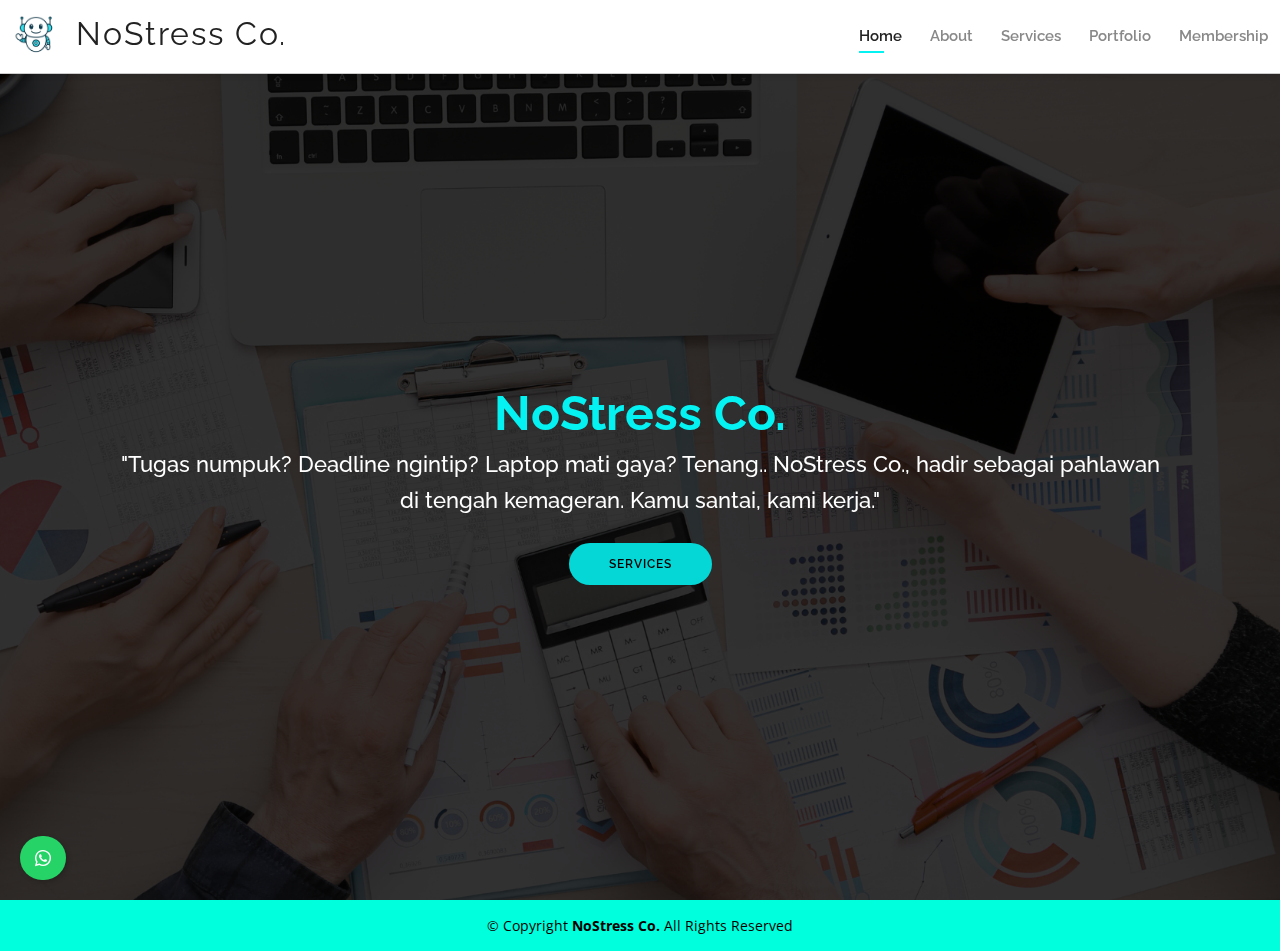
<file: index.html>
<!DOCTYPE html>
<html lang="en">
  <head>
    <meta charset="utf-8" />
    <meta content="width=device-width, initial-scale=1.0" name="viewport" />

    <title>NoStress Co.</title>
    <meta content="" name="description" />
    <meta content="" name="keywords" />

    <!-- Favicons -->
    <link rel="icon" href="img/logo.png" />

    <!-- Google Fonts -->
    <link
      href="https://fonts.googleapis.com/css?family=Open+Sans:300,300i,400,400i,600,600i,700,700i|Raleway:300,300i,400,400i,500,500i,600,600i,700,700i|Poppins:300,300i,400,400i,500,500i,600,600i,700,700i"
      rel="stylesheet"
    />

    <!-- Vendor CSS Files -->
    <link href="vendor/aos/aos.css" rel="stylesheet" />
    <link href="vendor/bootstrap/css/bootstrap.min.css" rel="stylesheet" />
    <link href="vendor/bootstrap-icons/bootstrap-icons.css" rel="stylesheet" />
    <link href="vendor/boxicons/css/boxicons.min.css" rel="stylesheet" />
    <link href="vendor/glightbox/css/glightbox.min.css" rel="stylesheet" />
    <link href="vendor/swiper/swiper-bundle.min.css" rel="stylesheet" />
    <link href="css/style.css" rel="stylesheet" />
  </head>

  <body>
    <!-- ======= Header ======= -->
    <header id="header" class="fixed-top">
      <div
        class="container-fluid d-flex justify-content-between align-items-center"
      >
        <h1 class="logo me-auto me-lg-0">
          <a href="index.html">
            <img
              src="img/logo.png"
              alt="NoStress Co. Logo"
              style="height: 80px; margin-right: 8px"
            />
            NoStress Co.
          </a>
        </h1>

        <nav id="navbar" class="navbar order-last order-lg-0">
          <ul>
            <li><a class="active" href="index.html">Home</a></li>
            <li><a href="about.html">About</a></li>
            <li><a href="services.html">Services</a></li>
            <li><a href="portfolio.html">Portfolio</a></li>
            <li><a href="membership.html">Membership</a></li>
          </ul>
          <i class="bi bi-list mobile-nav-toggle"></i>
        </nav>
        <!-- .navbar -->
      </div>
    </header>
    <!-- End Header -->

    <!-- ======= Hero Section ======= -->
    <section id="hero" class="d-flex align-items-center">
      <div
        class="container d-flex flex-column align-items-center"
        data-aos="zoom-in"
        data-aos-delay="100"
      >
        <h1>NoStress Co.</h1>
        <h2>
          "Tugas numpuk? Deadline ngintip? Laptop mati gaya? Tenang.. NoStress
          Co., hadir sebagai pahlawan
        </h2>
        <h2>di tengah kemageran. Kamu santai, kami kerja."</h2>
        <a href="services.html" class="btn-services">Services</a>
      </div>
    </section>
    <!-- End Hero -->

    <!-- ======= Footer ======= -->
    <footer id="footer">
      <div class="container">
        <div class="copyright">
          &copy; Copyright <strong><span>NoStress Co.</span></strong> All Rights
          Reserved
        </div>
      </div>
    </footer>
    <!-- End  Footer -->

    <a
      href="https://wa.me/6282113367549"
      class="whatsapp-button"
      target="_blank"
    >
      <i class="bi bi-whatsapp"></i>
      <span class="popup-text"><strong>Konsultasi</strong></span>
    </a>

    <div id="preloader"></div>
    <a
      href="#"
      class="back-to-top d-flex align-items-center justify-content-center"
      ><i class="bi bi-arrow-up-short"></i
    ></a>

    <!-- Vendor JS Files -->
    <script src="vendor/purecounter/purecounter_vanilla.js"></script>
    <script src="vendor/aos/aos.js"></script>
    <script src="vendor/bootstrap/js/bootstrap.bundle.min.js"></script>
    <script src="vendor/glightbox/js/glightbox.min.js"></script>
    <script src="vendor/isotope-layout/isotope.pkgd.min.js"></script>
    <script src="vendor/swiper/swiper-bundle.min.js"></script>
    <script src="vendor/waypoints/noframework.waypoints.js"></script>

    <!-- Main JS File -->
    <script src="js/main.js"></script>
  </body>
</html>
</file>
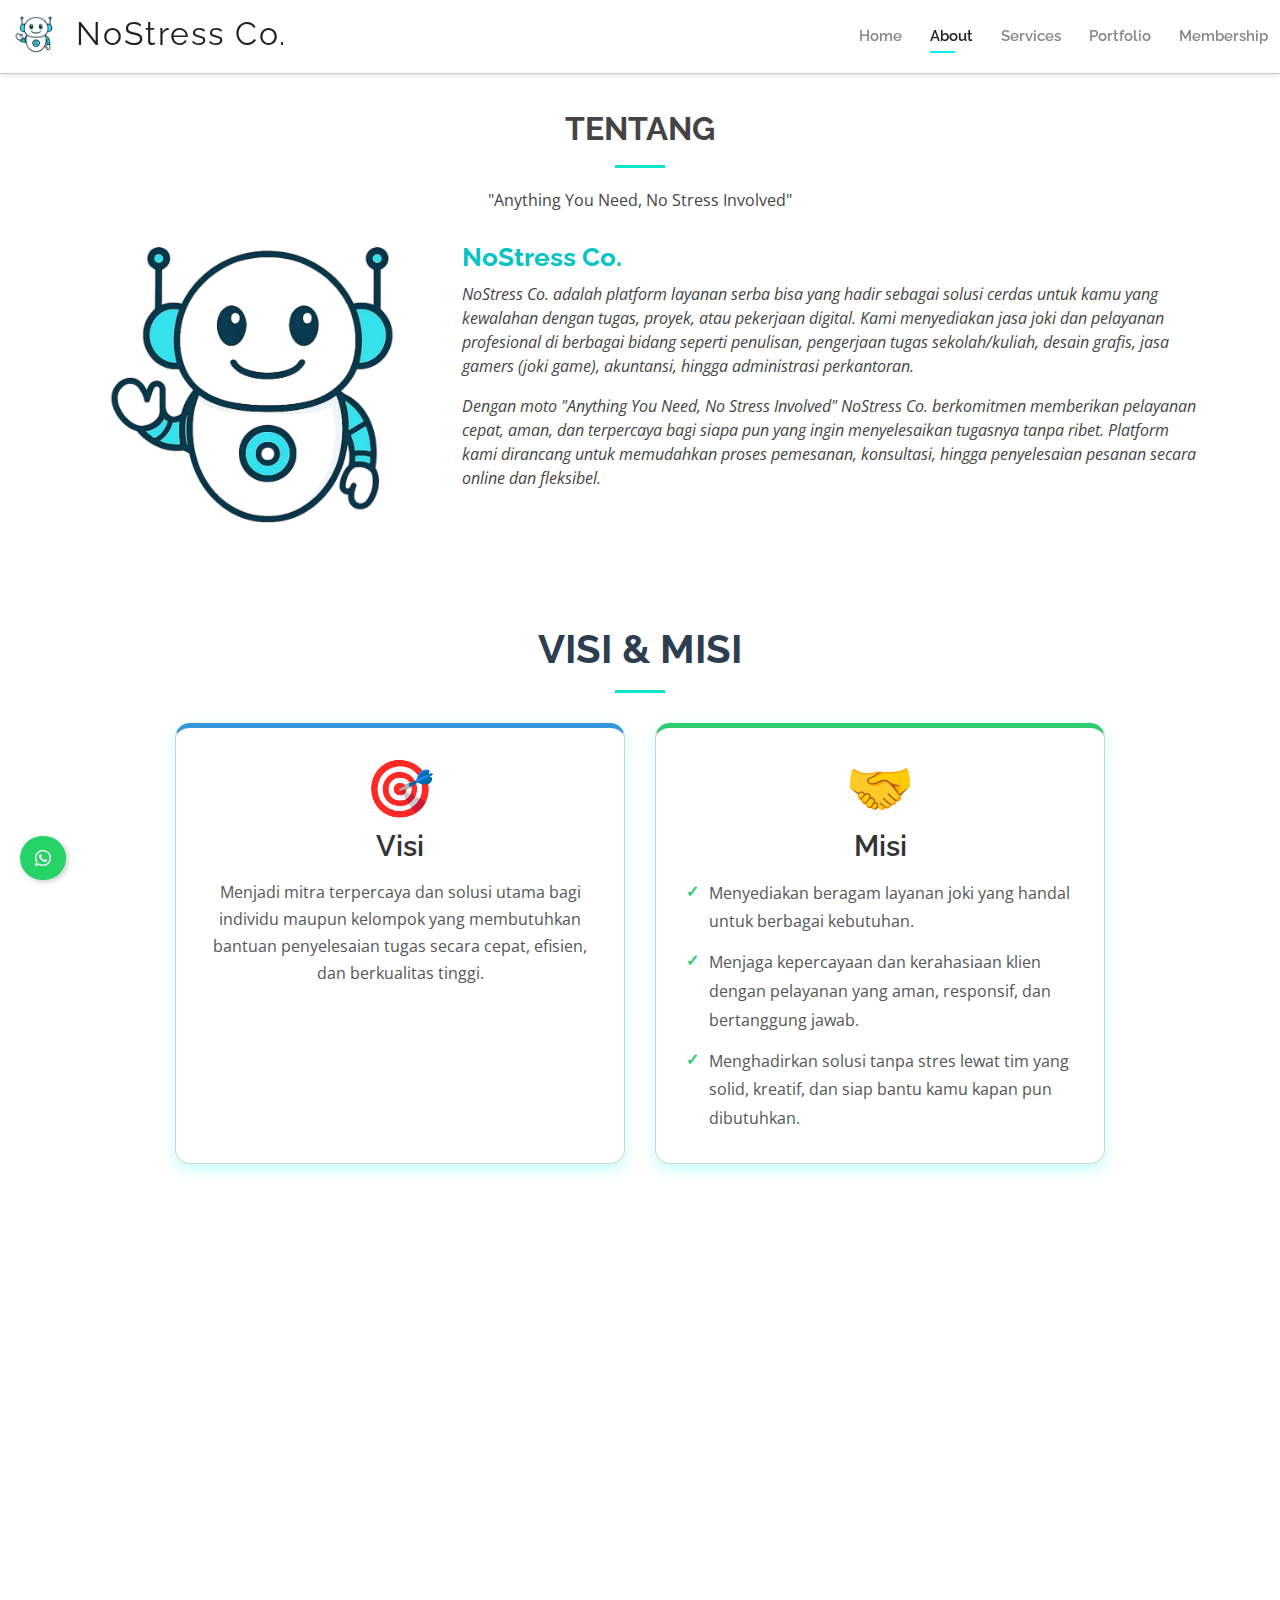
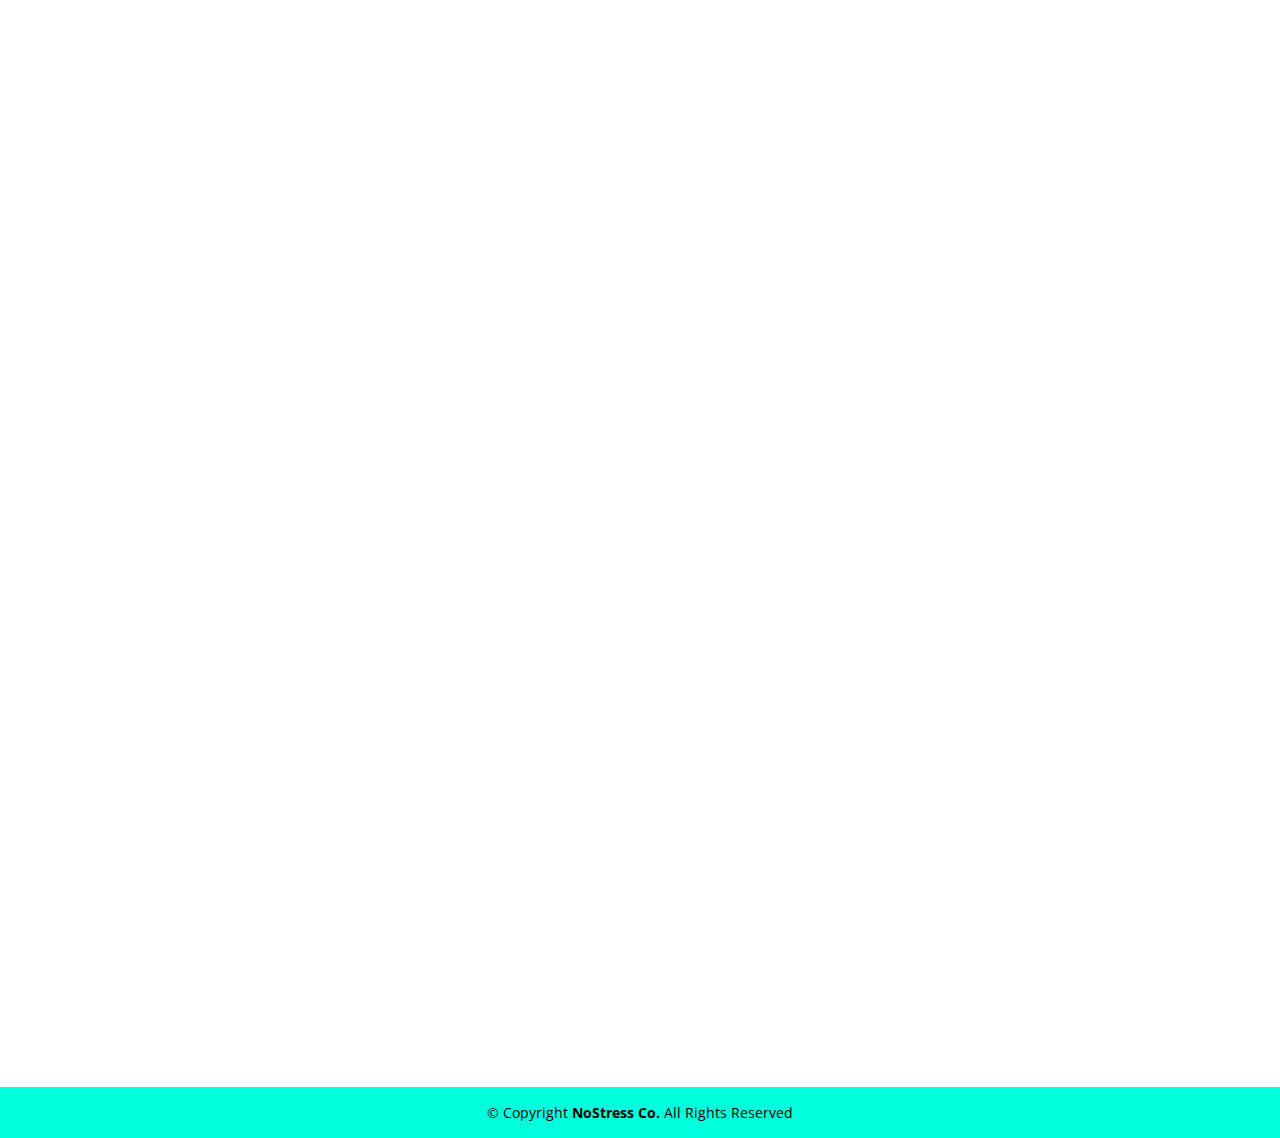
<file: about.html>
<!DOCTYPE html>
<html lang="en">
  <head>
    <meta charset="utf-8" />
    <meta content="width=device-width, initial-scale=1.0" name="viewport" />

    <title>NoStress Co.</title>
    <meta content="" name="description" />
    <meta content="" name="keywords" />

    <!-- Favicons -->
    <link rel="icon" href="img/logo.png" />

    <!-- Google Fonts -->
    <link
      href="https://fonts.googleapis.com/css?family=Open+Sans:300,300i,400,400i,600,600i,700,700i|Raleway:300,300i,400,400i,500,500i,600,600i,700,700i|Poppins:300,300i,400,400i,500,500i,600,600i,700,700i"
      rel="stylesheet"
    />
    <link
      href="https://fonts.googleapis.com/css2?family=Poppins&display=swap"
      rel="stylesheet"
    />
    <link
      rel="stylesheet"
      href="https://cdnjs.cloudflare.com/ajax/libs/font-awesome/6.0.0/css/all.min.css"
    />

    <!-- Vendor CSS Files -->
    <link href="vendor/aos/aos.css" rel="stylesheet" />
    <link href="vendor/bootstrap/css/bootstrap.min.css" rel="stylesheet" />
    <link href="vendor/bootstrap-icons/bootstrap-icons.css" rel="stylesheet" />
    <link href="vendor/boxicons/css/boxicons.min.css" rel="stylesheet" />
    <link href="vendor/glightbox/css/glightbox.min.css" rel="stylesheet" />
    <link href="vendor/swiper/swiper-bundle.min.css" rel="stylesheet" />
    <link href="css/style.css" rel="stylesheet" />
  </head>

  <body>
    <!-- ======= Header ======= -->
    <header id="header" class="fixed-top">
      <div
        class="container-fluid d-flex justify-content-between align-items-center"
      >
        <h1 class="logo me-auto me-lg-0">
          <a href="index.html">
            <img
              src="img/logo.png"
              alt="NoStress Co. Logo"
              style="height: 80px; margin-right: 8px"
            />
            NoStress Co.
          </a>
        </h1>

        <nav id="navbar" class="navbar order-last order-lg-0">
          <ul>
            <li><a href="index.html">Home</a></li>
            <li><a class="active" href="about.html">About</a></li>
            <li><a href="services.html">Services</a></li>
            <li><a href="portfolio.html">Portfolio</a></li>
            <li><a href="membership.html">Membership</a></li>
          </ul>
          <i class="bi bi-list mobile-nav-toggle"></i>
        </nav>
        <!-- .navbar -->
      </div>
    </header>
    <!-- End Header -->

    <main id="main">
      <!-- ======= About Section ======= -->
      <section id="about" class="about">
        <div class="container" data-aos="fade-up">
          <div class="section-title">
            <h2>Tentang</h2>
            <p>"Anything You Need, No Stress Involved"</p>
          </div>

          <div class="row">
            <div class="col-lg-4">
              <img src="img/logo.png" class="img-fluid" alt="" />
            </div>
            <div class="col-lg-8 pt-4 pt-lg-0 content">
              <h3>NoStress Co.</h3>
              <p class="fst-italic">
                NoStress Co. adalah platform layanan serba bisa yang hadir
                sebagai solusi cerdas untuk kamu yang kewalahan dengan tugas,
                proyek, atau pekerjaan digital. Kami menyediakan jasa joki dan
                pelayanan profesional di berbagai bidang seperti penulisan,
                pengerjaan tugas sekolah/kuliah, desain grafis, jasa gamers
                (joki game), akuntansi, hingga administrasi perkantoran.
              </p>
              <p class="fst-italic">
                Dengan moto "Anything You Need, No Stress Involved" NoStress Co.
                berkomitmen memberikan pelayanan cepat, aman, dan terpercaya
                bagi siapa pun yang ingin menyelesaikan tugasnya tanpa ribet.
                Platform kami dirancang untuk memudahkan proses pemesanan,
                konsultasi, hingga penyelesaian pesanan secara online dan
                fleksibel.
              </p>
            </div>
          </div>
        </div>
      </section>
      <!-- End About Section -->

      <!-- ======= Visi Misi Section ======= -->
      <section class="visi-misi-container">
        <div class="container" data-aos="fade-up">
          <div class="section-title">
            <h2>Visi & Misi</h2>
          </div>
          <div class="cards-wrapper">
            <div class="card visi">
              <div class="icon">🎯</div>
              <h3>Visi</h3>
              <p>
                Menjadi mitra terpercaya dan solusi utama bagi individu maupun
                kelompok yang membutuhkan bantuan penyelesaian tugas secara
                cepat, efisien, dan berkualitas tinggi.
              </p>
            </div>

            <div class="card misi">
              <div class="icon">🤝</div>
              <h3>Misi</h3>
              <ul>
                <li>
                  <span class="misi-icon">✓</span> Menyediakan beragam layanan
                  joki yang handal untuk berbagai kebutuhan.
                </li>
                <li>
                  <span class="misi-icon">✓</span> Menjaga kepercayaan dan
                  kerahasiaan klien dengan pelayanan yang aman, responsif, dan
                  bertanggung jawab.
                </li>
                <li>
                  <span class="misi-icon">✓</span> Menghadirkan solusi tanpa
                  stres lewat tim yang solid, kreatif, dan siap bantu kamu kapan
                  pun dibutuhkan.
                </li>
              </ul>
            </div>
          </div>
        </div>
      </section>

      <!-- ======= Skills Section ======= -->
      <section id="skills" class="skills">
        <div class="container" data-aos="fade-up">
          <div class="section-title">
            <h2>Skills</h2>
            <p>Skill Yang Dikuasai oleh Tim Kami</p>
          </div>

          <div class="skill-list">
            <div class="skill-item">
              <i class="fas fa-file-word"></i>
              <h3>Microsoft Word</h3>
              <ul>
                <li>Mahir dalam membuat dan memformat dokumen.</li>
                <li>
                  Pengalaman menggunakan berbagai fitur seperti mail merge,
                  tabel, dan grafik.
                </li>
                <li>Mampu membuat template dokumen yang efisien.</li>
              </ul>
            </div>

            <div class="skill-item">
              <i class="fas fa-file-excel"></i>
              <h3>Microsoft Excel</h3>
              <ul>
                <li>
                  Menguasai penggunaan rumus dan fungsi dasar hingga menengah.
                </li>
                <li>
                  Mampu membuat dan menganalisis data menggunakan pivot table
                  dan grafik.
                </li>
                <li>Terbiasa dengan pengelolaan data dan validasi.</li>
              </ul>
            </div>

            <div class="skill-item">
              <i class="fas fa-file-powerpoint"></i>
              <h3>Microsoft PowerPoint</h3>
              <ul>
                <li>Mampu membuat presentasi yang menarik dan efektif.</li>
                <li>
                  Pengalaman menggunakan transisi, animasi, dan multimedia.
                </li>
                <li>Mahir dalam menyusun slide yang informatif dan visual.</li>
              </ul>
            </div>

            <div class="skill-item">
              <i class="fas fa-palette"></i>
              <h3>Desain Grafis</h3>
              <ul>
                <li>
                  Kreatif dan inovatif dalam menciptakan desain visual yang
                  unik.
                </li>
                <li>
                  Mahir dalam membangun identitas brand yang kuat dan konsisten.
                </li>
                <li>
                  Menguasai prinsip desain grafis yang efektif dan fungsional.
                </li>
                <li>
                  Fleksibel dalam desain untuk berbagai media digital dan cetak.
                </li>
              </ul>
            </div>

            <div class="skill-item">
              <i class="fas fa-calculator"></i>
              <h3>Akuntansi</h3>
              <ul>
                <li>Mahir dalam pengelolaan laporan keuangan.</li>
                <li>Menguasai perpajakan dan peraturan akuntansi terkini.</li>
                <li>
                  Mampu melakukan analisis keuangan dan perencanaan anggaran.
                </li>
                <li>Pengalaman dalam menggunakan software akuntansi.</li>
              </ul>
            </div>

            <div class="skill-item">
              <i class="fas fa-graduation-cap"></i>
              <h3>Ilmu Pendidikan</h3>
              <ul>
                <li>
                  Mahir dalam menyusun kurikulum dan materi pembelajaran yang
                  efektif.
                </li>
                <li>
                  Memiliki pengetahuan tentang metode pengajaran dan
                  pembelajaran.
                </li>
                <li>Pengalaman dalam evaluasi dan asesmen pendidikan.</li>
              </ul>
            </div>

            <div class="skill-item">
              <i class="fas fa-file-alt"></i>
              <h3>Pembuatan CV & Surat Lamaran</h3>
              <ul>
                <li>Mahir dalam menyusun CV yang menarik dan profesional.</li>
                <li>Memahami struktur dan format CV yang efektif.</li>
                <li>
                  Memahami struktur dan format CV yang efektif serta penggunaan
                  kata kunci yang relevan.
                </li>
              </ul>
            </div>

            <div class="skill-item">
              <i class="fas fa-desktop"></i>
              <h3>UI/UX Design</h3>
              <ul>
                <li>
                  Mampu merancang antarmuka yang intuitif dan user-friendly.
                </li>
                <li>Mahir dalam membuat wireframe dan prototipe interaktif.</li>
                <li>
                  Memahami prinsip desain UX serta riset kebutuhan pengguna.
                </li>
                <li>
                  Menguasai elemen visual seperti warna, tipografi, dan
                  iconografi.
                </li>
              </ul>
            </div>

            <div class="skill-item">
              <i class="fas fa-gamepad"></i>
              <h3>Games</h3>
              <ul>
                <li>Mahir dalam strategi permainan dan penguasaan role.</li>
                <li>
                  Berpengalaman dalam push rank dan meningkatkan performa akun.
                </li>
                <li>
                  Mampu melakukan analisis gameplay dan memberikan tips
                  perbaikan.
                </li>
                <li>Menguasai teknik build, formasi, dan kombinasi terbaik.</li>
              </ul>
            </div>
          </div>
        </div>
      </section>
      <!-- End Skills Section -->

      <!-- End Facts Section -->
    </main>

    <!-- ======= Footer ======= -->
    <footer id="footer">
      <div class="container">
        <div class="copyright">
          &copy; Copyright <strong><span>NoStress Co.</span></strong> All Rights
          Reserved
        </div>
      </div>
    </footer>
    <!-- End  Footer -->

    <a
      href="https://wa.me/6282113367549"
      class="whatsapp-button"
      target="_blank"
    >
      <i class="bi bi-whatsapp"></i>
      <span class="popup-text"><strong>Konsultasi</strong></span>
    </a>

    <div id="preloader"></div>
    <a
      href="#"
      class="back-to-top d-flex align-items-center justify-content-center"
      ><i class="bi bi-arrow-up-short"></i
    ></a>

    <!-- Vendor JS Files -->
    <script src="vendor/purecounter/purecounter_vanilla.js"></script>
    <script src="vendor/aos/aos.js"></script>
    <script src="vendor/bootstrap/js/bootstrap.bundle.min.js"></script>
    <script src="vendor/glightbox/js/glightbox.min.js"></script>
    <script src="vendor/isotope-layout/isotope.pkgd.min.js"></script>
    <script src="vendor/swiper/swiper-bundle.min.js"></script>
    <script src="vendor/waypoints/noframework.waypoints.js"></script>

    <!-- Main JS File -->
    <script src="js/main.js"></script>
  </body>
</html>
</file>
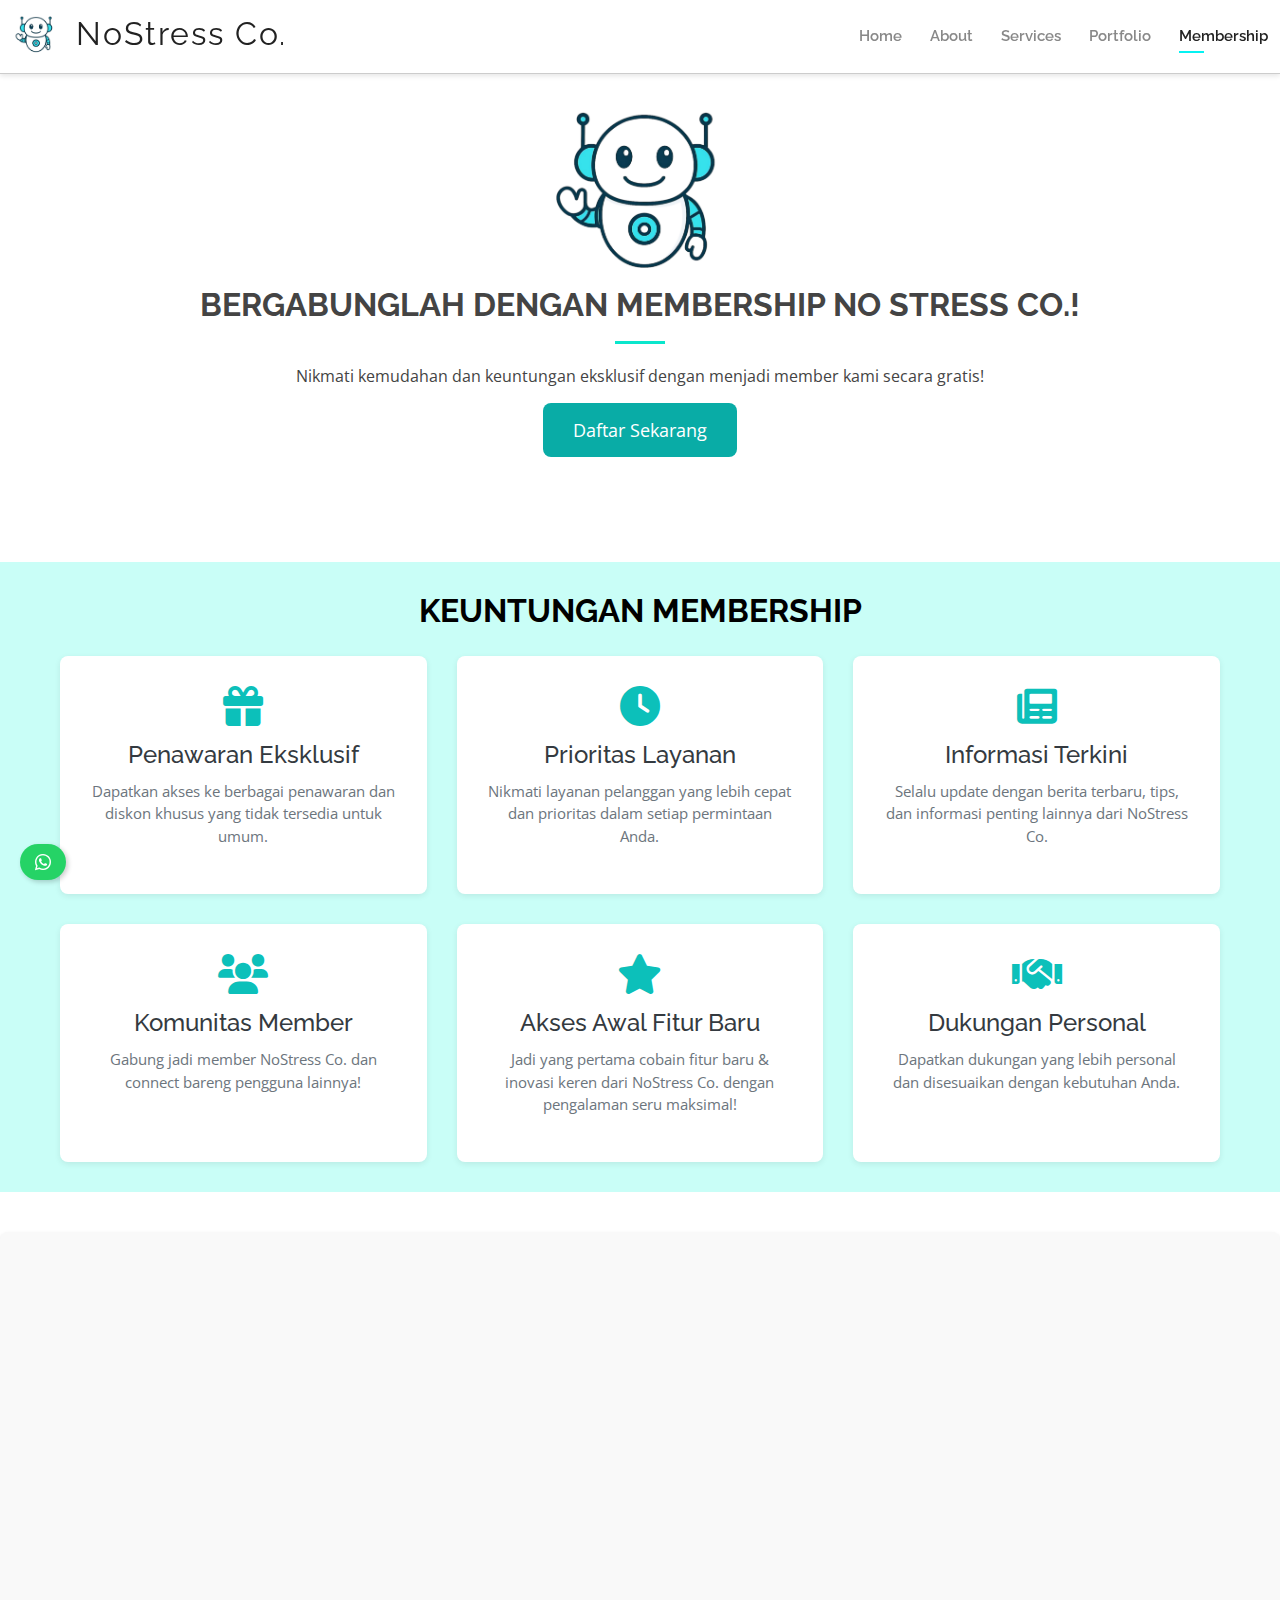
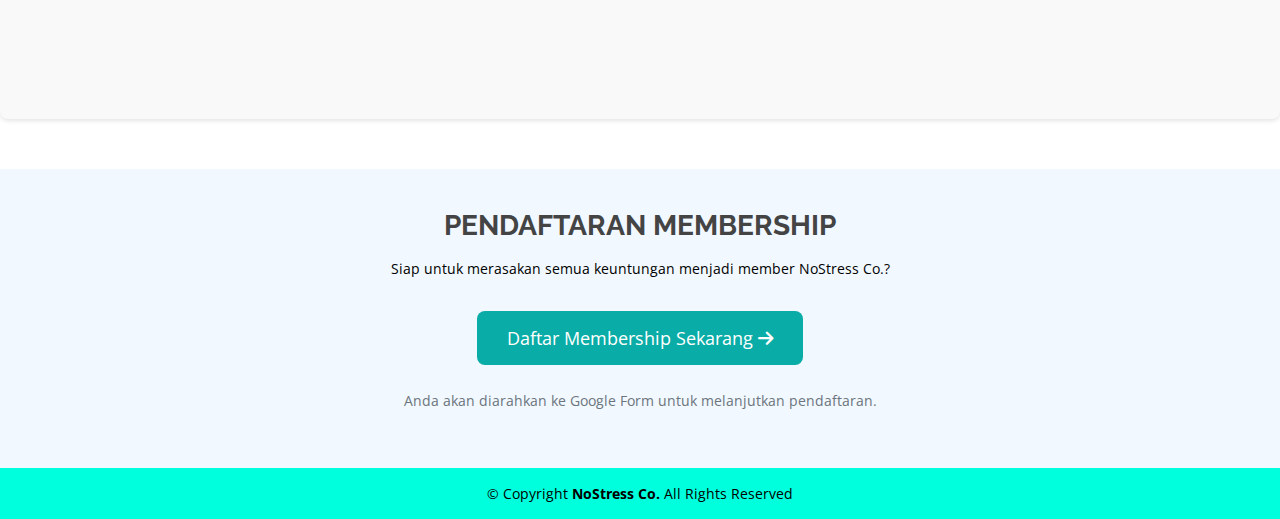
<file: membership.html>
<html lang="en">
  <head>
    <meta charset="utf-8" />
    <meta content="width=device-width, initial-scale=1.0" name="viewport" />

    <title>NoStress Co.</title>
    <meta content="" name="description" />
    <meta content="" name="keywords" />

    <link rel="icon" href="img/logo.png" />

    <link
      href="https://fonts.googleapis.com/css?family=Open+Sans:300,300i,400,400i,600,600i,700,700i|Raleway:300,300i,400,400i,500,500i,600,600i,700,700i|Poppins:300,300i,400,400i,500,500i,600,600i,700,700i"
      rel="stylesheet"
    />

    <link href="vendor/aos/aos.css" rel="stylesheet" />
    <link href="vendor/bootstrap/css/bootstrap.min.css" rel="stylesheet" />
    <link href="vendor/bootstrap-icons/bootstrap-icons.css" rel="stylesheet" />
    <link href="vendor/boxicons/css/boxicons.min.css" rel="stylesheet" />
    <link href="vendor/glightbox/css/glightbox.min.css" rel="stylesheet" />
    <link
      href="https://fonts.googleapis.com/css?family=Open+Sans:300,300i,400,400i,600,600i,700,700i|Raleway:300,300i,400,400i,500,500i,600,600i,700,700i|Poppins:300,300i,400,400i,500,500i,600,600i,700,700i"
      rel="stylesheet"
    />
    <link
      rel="stylesheet"
      href="https://cdnjs.cloudflare.com/ajax/libs/font-awesome/6.0.0/css/all.min.css"
      integrity="sha512-9usAa10IRO0HhonpyAIVpjrylPvoDwiPUiKdWk5t3PyolY1cOd4DSE0Ga+ri4AuTroPR5aQvXU9xC6qOPnzFeg=="
      crossorigin="anonymous"
      referrerpolicy="no-referrer"
    />
    <link
      rel="stylesheet"
      href="https://cdnjs.cloudflare.com/ajax/libs/font-awesome/6.0.0/css/all.min.css"
      integrity="sha512-9usAa10IRO0HhonpyAIVpjrylPvoDwiPUiKdWk5t3PyolY1cOd4DSE0Ga+ri4AuTroPR5aQvXU9xC6qOPnzFeg=="
      crossorigin="anonymous"
      referrerpolicy="no-referrer"
    />

    <link href="vendor/swiper/swiper-bundle.min.css" rel="stylesheet" />
    <link href="css/style.css" rel="stylesheet" />
  </head>

  <body>
    <header id="header" class="fixed-top">
      <div
        class="container-fluid d-flex justify-content-between align-items-center"
      >
        <h1 class="logo me-auto me-lg-0">
          <a href="index.html">
            <img
              src="img/logo.png"
              alt="NoStress Co. Logo"
              style="height: 80px; margin-right: 8px"
            />
            NoStress Co.
          </a>
        </h1>

        <nav id="navbar" class="navbar order-last order-lg-0">
          <ul>
            <li><a href="index.html">Home</a></li>
            <li><a href="about.html">About</a></li>
            <li><a href="services.html">Services</a></li>
            <li><a href="portfolio.html">Portfolio</a></li>
            <li><a class="active" href="membership.html">Membership</a></li>
          </ul>
          <i class="bi bi-list mobile-nav-toggle"></i>
        </nav>
      </div>
    </header>
    <main id="main">
      <section id="membership-content" class="membership-content">
        <div class="container" data-aos="fade-up">
          <div class="section-title">
            <img
              src="img/logo.png"
              alt="Logo No Stress Co."
              style="max-width: 200px; margin-bottom: 0px"
            />
            <h2>Bergabunglah dengan Membership No Stress Co.!</h2>
            <p>
              Nikmati kemudahan dan keuntungan eksklusif dengan menjadi member
              kami secara gratis!
            </p>
            <a href="#registration" class="registration-button"
              >Daftar Sekarang</a
            >
          </div>
        </div>
      </section>
    </main>

    <div class="membership-container">
      <section class="benefits-section">
        <h3><strong>KEUNTUNGAN MEMBERSHIP</strong></h3>
        <div class="benefits-grid">
          <div class="benefit-card">
            <i class="fas fa-gift benefit-icon"></i>
            <h4>Penawaran Eksklusif</h4>
            <p>
              Dapatkan akses ke berbagai penawaran dan diskon khusus yang tidak
              tersedia untuk umum.
            </p>
          </div>
          <div class="benefit-card">
            <i class="fas fa-clock benefit-icon"></i>
            <h4>Prioritas Layanan</h4>
            <p>
              Nikmati layanan pelanggan yang lebih cepat dan prioritas dalam
              setiap permintaan Anda.
            </p>
          </div>
          <div class="benefit-card">
            <i class="fas fa-newspaper benefit-icon"></i>
            <h4>Informasi Terkini</h4>
            <p>
              Selalu update dengan berita terbaru, tips, dan informasi penting
              lainnya dari NoStress Co.
            </p>
          </div>
          <div class="benefit-card">
            <i class="fas fa-users benefit-icon"></i>
            <h4>Komunitas Member</h4>
            <p>
              Gabung jadi member NoStress Co. dan connect bareng pengguna
              lainnya!
            </p>
          </div>
          <div class="benefit-card">
            <i class="fas fa-star benefit-icon"></i>
            <h4>Akses Awal Fitur Baru</h4>
            <p>
              Jadi yang pertama cobain fitur baru & inovasi keren dari NoStress
              Co. dengan pengalaman seru maksimal!
            </p>
          </div>
          <div class="benefit-card">
            <i class="fas fa-handshake benefit-icon"></i>
            <h4>Dukungan Personal</h4>
            <p>
              Dapatkan dukungan yang lebih personal dan disesuaikan dengan
              kebutuhan Anda.
            </p>
          </div>
        </div>
      </section>

      <section class="requirements-section">
        <div class="container" data-aos="fade-up">
          <div class="section-title">
            <h3><strong>SYARAT MENJADI MEMBERSHIP (GRATIS)</strong></h3>
          </div>
          <ul class="requirements-list">
            <li>
              <i class="fas fa-check-circle"></i>
              <span>Terdaftar sebagai pengguna aktif layanan NoStress Co.</span>
            </li>
            <li>
              <i class="fas fa-share-alt"></i>
              <span
                >Mengikuti minimal dua akun media sosial resmi NoStress
                Co.</span
              >
            </li>
            <li>
              <i class="fas fa-comments"></i>
              <span
                >Bersedia memberikan feedback konstruktif mengenai layanan
                kami.</span
              >
            </li>
            <li>
              <i class="fas fa-file-contract"></i>
              <span
                >Menyetujui dan mematuhi ketentuan membership yang
                berlaku.</span
              >
            </li>
            <li class="free">
              <i class="fas fa-tag"></i>
              <span>Tidak ada biaya pendaftaran atau iuran bulanan.</span>
            </li>
          </ul>
        </div>
      </section>

      <section class="registration-section" id="registration">
        <h3><strong>PENDAFTARAN MEMBERSHIP</strong></h3>
        <p>
          Siap untuk merasakan semua keuntungan menjadi member NoStress Co.?
        </p>
        <a
          href="https://docs.google.com/forms/d/e/1FAIpQLSdO6bux40iEDipmWP-9YCTqlOEzvi7OiZnCDGdhgyW8aSqmlw/viewform"
          class="registration-button"
          target="_blank"
        >
          Daftar Membership Sekarang <i class="fas fa-arrow-right"></i>
        </a>
        <p style="margin-top: 10px; font-size: 0.9em; color: #6c757d">
          Anda akan diarahkan ke Google Form untuk melanjutkan pendaftaran.
        </p>
      </section>
    </div>

    <!-- ======= Footer ======= -->
    <footer id="footer">
      <div class="container">
        <div class="copyright">
          &copy; Copyright <strong><span>NoStress Co.</span></strong> All Rights
          Reserved
        </div>
      </div>
    </footer>
    <!-- End  Footer -->

    <a
      href="https://wa.me/6282113367549"
      class="whatsapp-button"
      target="_blank"
    >
      <i class="bi bi-whatsapp"></i>
      <span class="popup-text"><strong>Konsultasi</strong></span>
    </a>

    <div id="preloader"></div>
    <a
      href="#"
      class="back-to-top d-flex align-items-center justify-content-center"
      ><i class="bi bi-arrow-up-short"></i
    ></a>

    <script src="vendor/purecounter/purecounter_vanilla.js"></script>
    <script src="vendor/aos/aos.js"></script>
    <script src="vendor/bootstrap/js/bootstrap.bundle.min.js"></script>
    <script src="vendor/glightbox/js/glightbox.min.js"></script>
    <script src="vendor/isotope-layout/isotope.pkgd.min.js"></script>
    <script src="vendor/swiper/swiper-bundle.min.js"></script>
    <script src="vendor/waypoints/noframework.waypoints.js"></script>

    <script src="js/main.js"></script>
  </body>
</html>
</file>
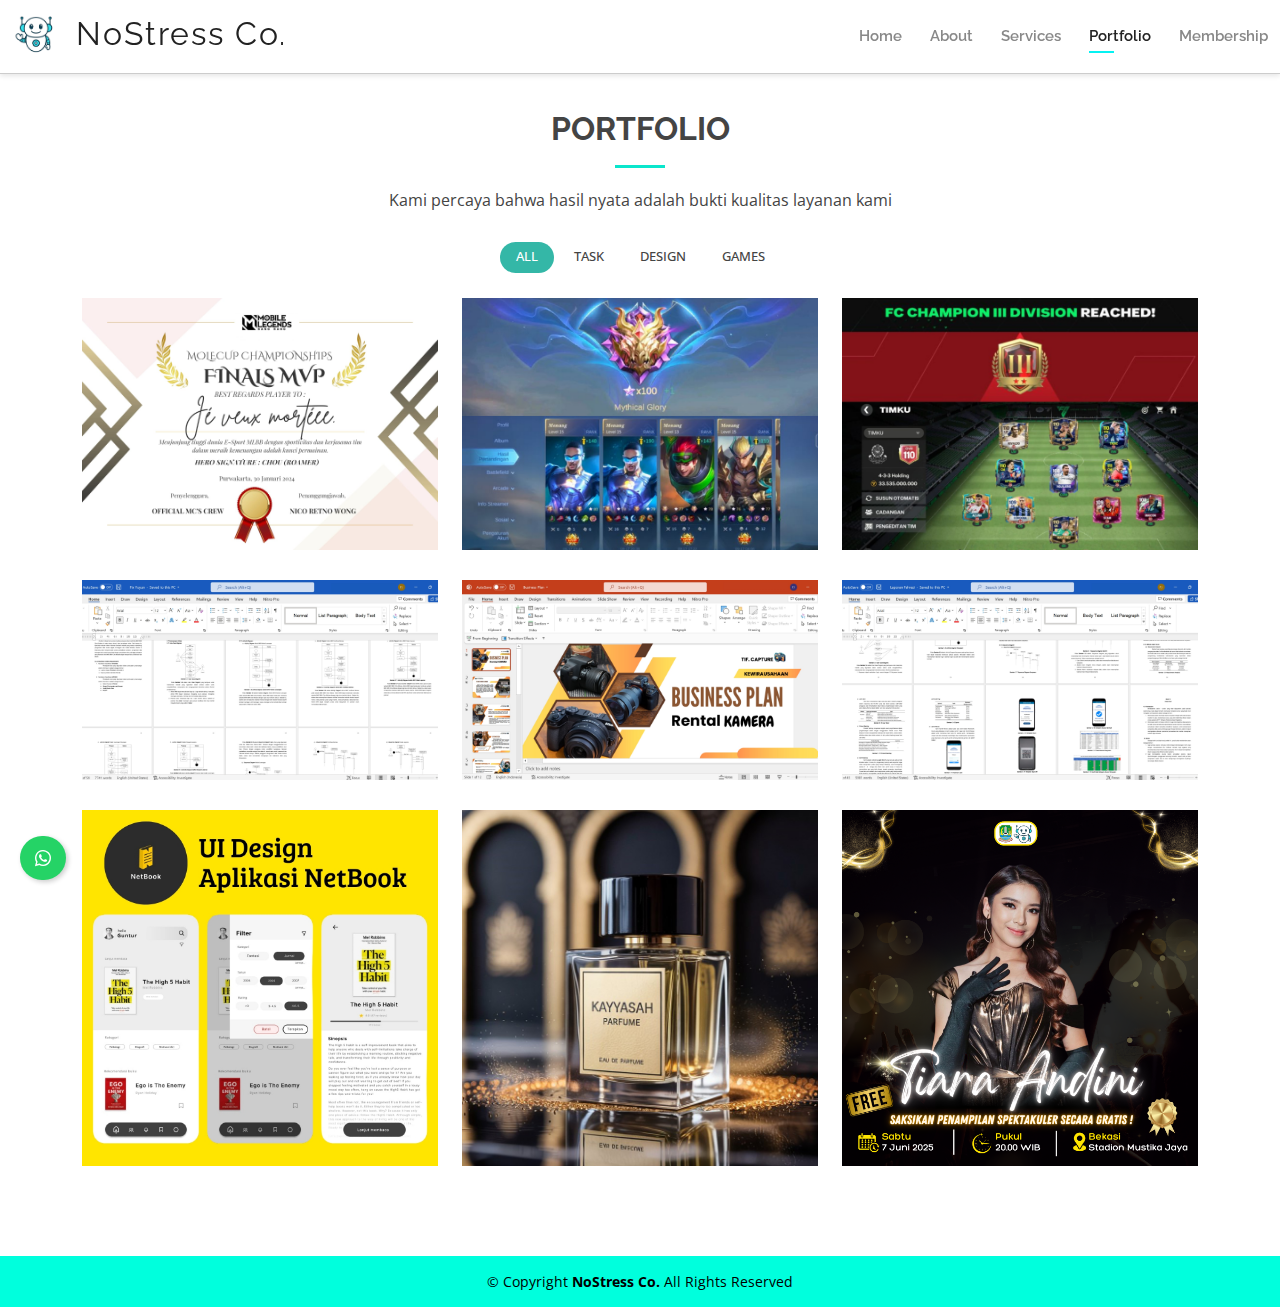
<file: portfolio.html>
<!DOCTYPE html>
<html lang="en">
  <head>
    <meta charset="utf-8" />
    <meta content="width=device-width, initial-scale=1.0" name="viewport" />

    <title>NoStress Co.</title>
    <meta content="" name="description" />
    <meta content="" name="keywords" />

    <!-- Favicons -->
    <link rel="icon" href="img/logo.png" />

    <!-- Google Fonts -->
    <link
      href="https://fonts.googleapis.com/css?family=Open+Sans:300,300i,400,400i,600,600i,700,700i|Raleway:300,300i,400,400i,500,500i,600,600i,700,700i|Poppins:300,300i,400,400i,500,500i,600,600i,700,700i"
      rel="stylesheet"
    />

    <!-- Vendor CSS Files -->
    <link href="vendor/aos/aos.css" rel="stylesheet" />
    <link href="vendor/bootstrap/css/bootstrap.min.css" rel="stylesheet" />
    <link href="vendor/bootstrap-icons/bootstrap-icons.css" rel="stylesheet" />
    <link href="vendor/boxicons/css/boxicons.min.css" rel="stylesheet" />
    <link href="vendor/glightbox/css/glightbox.min.css" rel="stylesheet" />
    <link href="vendor/swiper/swiper-bundle.min.css" rel="stylesheet" />
    <link href="css/style.css" rel="stylesheet" />
  </head>
  <body>
    <!-- ======= Header ======= -->
    <header id="header" class="fixed-top">
      <div
        class="container-fluid d-flex justify-content-between align-items-center"
      >
        <h1 class="logo me-auto me-lg-0">
          <a href="index.html">
            <img
              src="img/logo.png"
              alt="NoStress Co. Logo"
              style="height: 80px; margin-right: 8px"
            />
            NoStress Co.
          </a>
        </h1>

        <nav id="navbar" class="navbar order-last order-lg-0">
          <ul>
            <li><a href="index.html">Home</a></li>
            <li><a href="about.html">About</a></li>
            <li><a href="services.html">Services</a></li>
            <li><a class="active" href="portfolio.html">Portfolio</a></li>
            <li><a href="membership.html">Membership</a></li>
          </ul>
          <i class="bi bi-list mobile-nav-toggle"></i>
        </nav>
        <!-- .navbar -->
      </div>
    </header>
    <!-- End Header -->

    <main id="main">
      <!-- ======= Portfolio Section ======= -->
      <section id="portfolio" class="portfolio">
        <div class="container" data-aos="fade-up">
          <div class="section-title">
            <h2>Portfolio</h2>
            <p>
              Kami percaya bahwa hasil nyata adalah bukti kualitas layanan kami
            </p>
          </div>

          <div class="row" data-aos="fade-up" data-aos-delay="100">
            <div class="col-lg-12 d-flex justify-content-center">
              <ul id="portfolio-flters">
                <li data-filter="*" class="filter-active">All</li>
                <li data-filter=".filter-app">Task</li>
                <li data-filter=".filter-card">Design</li>
                <li data-filter=".filter-web">Games</li>
              </ul>
            </div>
          </div>

          <div
            class="row portfolio-container"
            data-aos="fade-up"
            data-aos-delay="200"
          >
            <div class="col-lg-4 col-md-6 portfolio-item filter-web">
              <div class="portfolio-wrap">
                <img src="img/portfolio/ml1.jpg" class="img-fluid" alt="" />
                <div class="portfolio-info">
                  <h4>Mobile Legends</h4>
                  <p>Sertifikat Juara Turnamen Mobile Legends</p>
                  <div class="portfolio-links">
                    <a
                      href="img/portfolio/ml1.jpg"
                      data-gallery="portfolioGallery"
                      class="portfolio-lightbox"
                      title="Sertifikat Juara Turnamen Mobile Legends - Mobile Legends"
                      ><i class="bx bx-plus"></i
                    ></a>
                  </div>
                </div>
              </div>
            </div>

            <div class="col-lg-4 col-md-6 portfolio-item filter-web">
              <div class="portfolio-wrap">
                <img src="img/portfolio/ml2.jpg" class="img-fluid" alt="" />
                <div class="portfolio-info">
                  <h4>Mobile Legends</h4>
                  <p>Win Streak Di Rank Mythic</p>
                  <div class="portfolio-links">
                    <a
                      href="img/portfolio/ml2.jpg"
                      data-gallery="portfolioGallery"
                      class="portfolio-lightbox"
                      title="Win Streak Di Rank Mythic - Mobile Legends"
                      ><i class="bx bx-plus"></i
                    ></a>
                  </div>
                </div>
              </div>
            </div>

            <div class="col-lg-4 col-md-6 portfolio-item filter-web">
              <div class="portfolio-wrap">
                <img src="img/portfolio/fc1.jpg" class="img-fluid" alt="" />
                <div class="portfolio-info">
                  <h4>FC Mobile</h4>
                  <p>Rank FC Champion OVR 110</p>
                  <div class="portfolio-links">
                    <a
                      href="img/portfolio/fc1.jpg"
                      data-gallery="portfolioGallery"
                      class="portfolio-lightbox"
                      title="Rank FC Champion OVR 110 - FC Mobile"
                      ><i class="bx bx-plus"></i
                    ></a>
                  </div>
                </div>
              </div>
            </div>

            <div class="col-lg-4 col-md-6 portfolio-item filter-app">
              <div class="portfolio-wrap">
                <img src="img/portfolio/ts1.jpg" class="img-fluid" alt="" />
                <div class="portfolio-info">
                  <h4>Task</h4>
                  <p>Laporan Kerja Praktek</p>
                  <div class="portfolio-links">
                    <a
                      href="img/portfolio/ts1.jpg"
                      data-gallery="portfolioGallery"
                      class="portfolio-lightbox"
                      title="Laporan Kerja Praktek - Task"
                      ><i class="bx bx-plus"></i
                    ></a>
                  </div>
                </div>
              </div>
            </div>

            <div class="col-lg-4 col-md-6 portfolio-item filter-app">
              <div class="portfolio-wrap">
                <img src="img/portfolio/ts3.jpg" class="img-fluid" alt="" />
                <div class="portfolio-info">
                  <h4>Task</h4>
                  <p>Presentation Business Plan</p>
                  <div class="portfolio-links">
                    <a
                      href="img/portfolio/ts3.jpg"
                      data-gallery="portfolioGallery"
                      class="portfolio-lightbox"
                      title="Presentasion Business Plan - Task"
                      ><i class="bx bx-plus"></i
                    ></a>
                  </div>
                </div>
              </div>
            </div>

            <div class="col-lg-4 col-md-6 portfolio-item filter-app">
              <div class="portfolio-wrap">
                <img src="img/portfolio/ts2.jpg" class="img-fluid" alt="" />
                <div class="portfolio-info">
                  <h4>Task</h4>
                  <p>Laporan Magang / PKL</p>
                  <div class="portfolio-links">
                    <a
                      href="img/portfolio/ts2.jpg"
                      data-gallery="portfolioGallery"
                      class="portfolio-lightbox"
                      title="Laporan Magang / PKL - Task"
                      ><i class="bx bx-plus"></i
                    ></a>
                  </div>
                </div>
              </div>
            </div>

            <div class="col-lg-4 col-md-6 portfolio-item filter-card">
              <div class="portfolio-wrap">
                <img src="img/portfolio/ds2.jpg" class="img-fluid" alt="" />
                <div class="portfolio-info">
                  <h4>Design</h4>
                  <p>UI Design Aplikasi NetBook</p>
                  <div class="portfolio-links">
                    <a
                      href="img/portfolio/ds2.jpg"
                      data-gallery="portfolioGallery"
                      class="portfolio-lightbox"
                      title="UI Design Aplikasi NetBook - Design"
                      ><i class="bx bx-plus"></i
                    ></a>
                  </div>
                </div>
              </div>
            </div>

            <div class="col-lg-4 col-md-6 portfolio-item filter-card">
              <div class="portfolio-wrap">
                <img src="img/portfolio/ds2.jpeg" class="img-fluid" alt="" />
                <div class="portfolio-info">
                  <h4>Design</h4>
                  <p>Mock Up Brand Parfume</p>
                  <div class="portfolio-links">
                    <a
                      href="img/portfolio/ds2.jpeg"
                      data-gallery="portfolioGallery"
                      class="portfolio-lightbox"
                      title="Mock Up Brand Parfume - Design"
                      ><i class="bx bx-plus"></i
                    ></a>
                  </div>
                </div>
              </div>
            </div>

            <div class="col-lg-4 col-md-6 portfolio-item filter-card">
              <div class="portfolio-wrap">
                <img src="img/portfolio/ds3.png" class="img-fluid" alt="" />
                <div class="portfolio-info">
                  <h4>Design</h4>
                  <p>Poster Konser Musik</p>
                  <div class="portfolio-links">
                    <a
                      href="img/portfolio/ds3.png"
                      data-gallery="portfolioGallery"
                      class="portfolio-lightbox"
                      title="Poster Konser Musik - Design"
                      ><i class="bx bx-plus"></i
                    ></a>
                  </div>
                </div>
              </div>
            </div>
          </div>
        </div>
      </section>
      <!-- End Portfolio Section -->
    </main>
    <!-- End #main -->

    <!-- ======= Footer ======= -->
    <footer id="footer">
      <div class="container">
        <div class="copyright">
          &copy; Copyright <strong><span>NoStress Co.</span></strong> All Rights
          Reserved
        </div>
      </div>
    </footer>
    <!-- End  Footer -->

    <a
      href="https://wa.me/6282113367549"
      class="whatsapp-button"
      target="_blank"
    >
      <i class="bi bi-whatsapp"></i>
      <span class="popup-text"><strong>Konsultasi</strong></span>
    </a>

    <div id="preloader"></div>
    <a
      href="#"
      class="back-to-top d-flex align-items-center justify-content-center"
      ><i class="bi bi-arrow-up-short"></i
    ></a>

    <!-- Vendor JS Files -->
    <script src="vendor/purecounter/purecounter_vanilla.js"></script>
    <script src="vendor/aos/aos.js"></script>
    <script src="vendor/bootstrap/js/bootstrap.bundle.min.js"></script>
    <script src="vendor/glightbox/js/glightbox.min.js"></script>
    <script src="vendor/isotope-layout/isotope.pkgd.min.js"></script>
    <script src="vendor/swiper/swiper-bundle.min.js"></script>
    <script src="vendor/waypoints/noframework.waypoints.js"></script>

    <!-- Main JS File -->
    <script src="js/main.js"></script>
  </body>
</html>
</file>
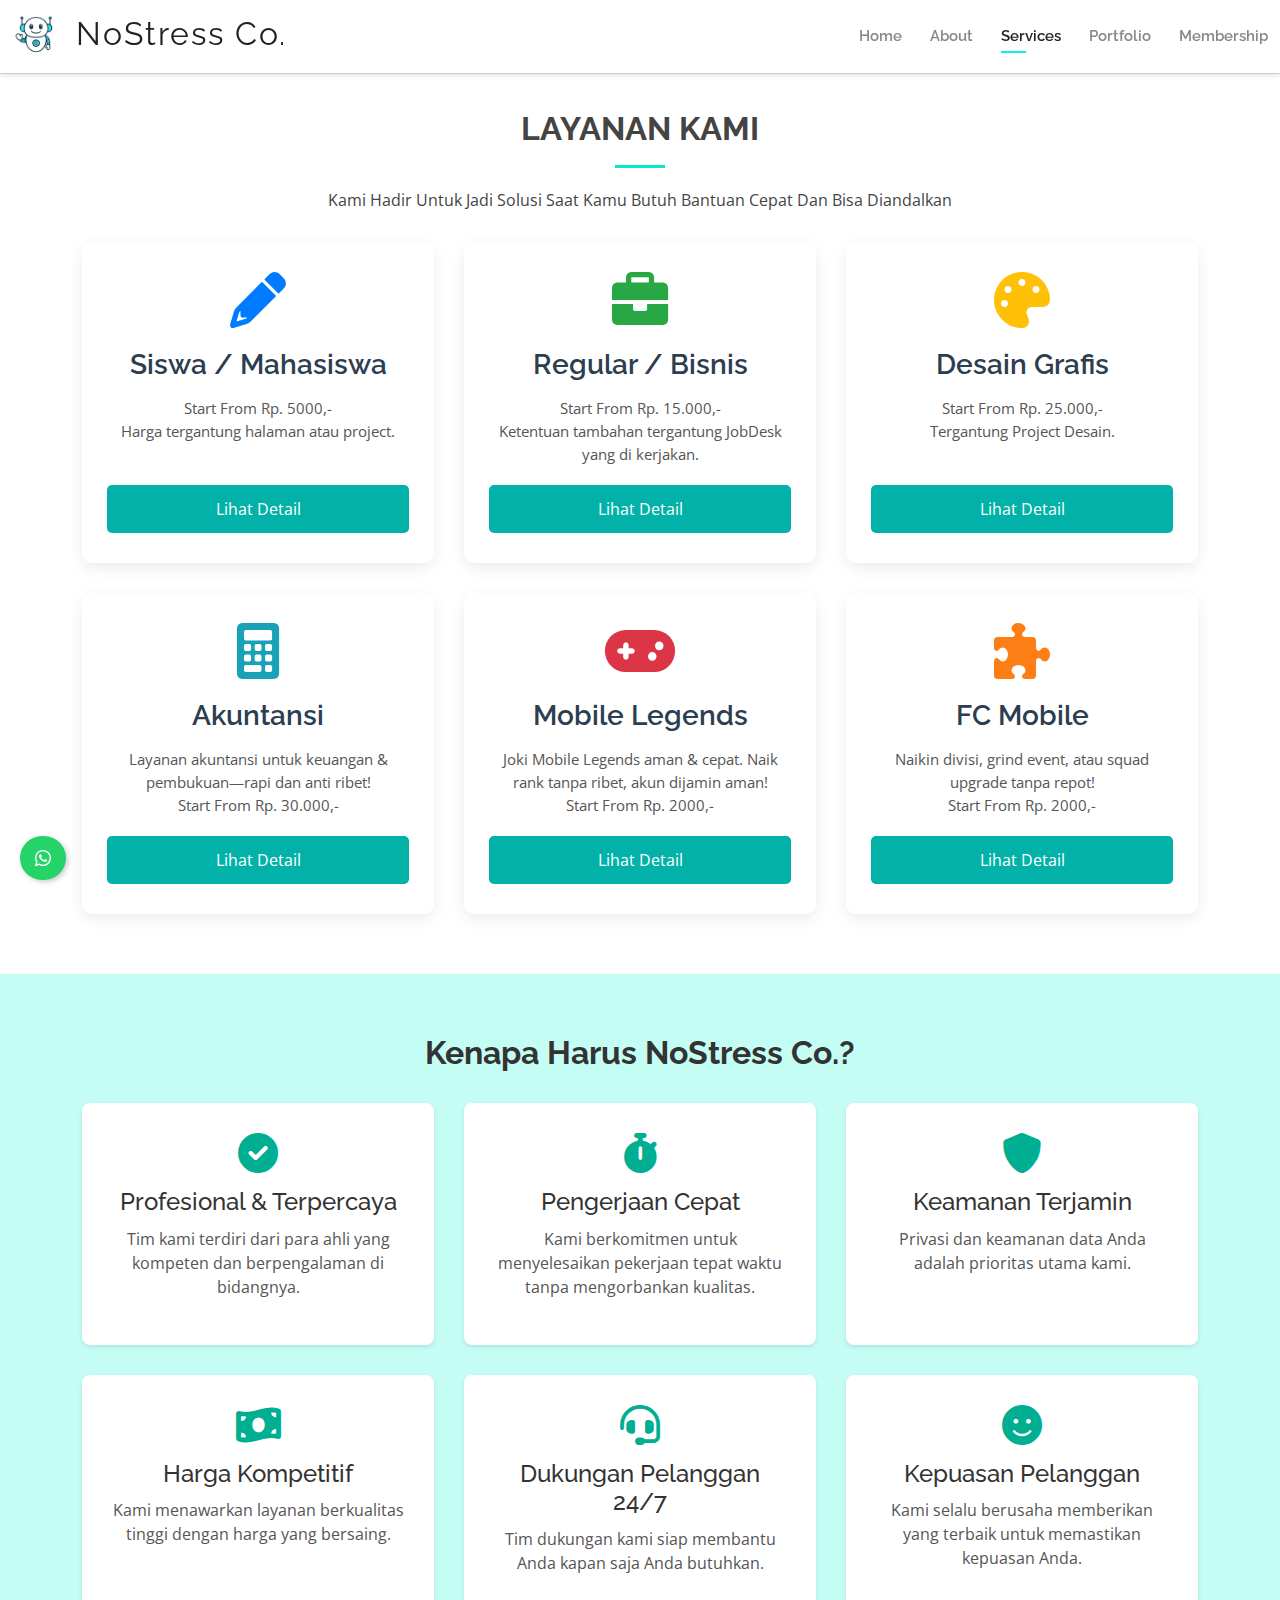
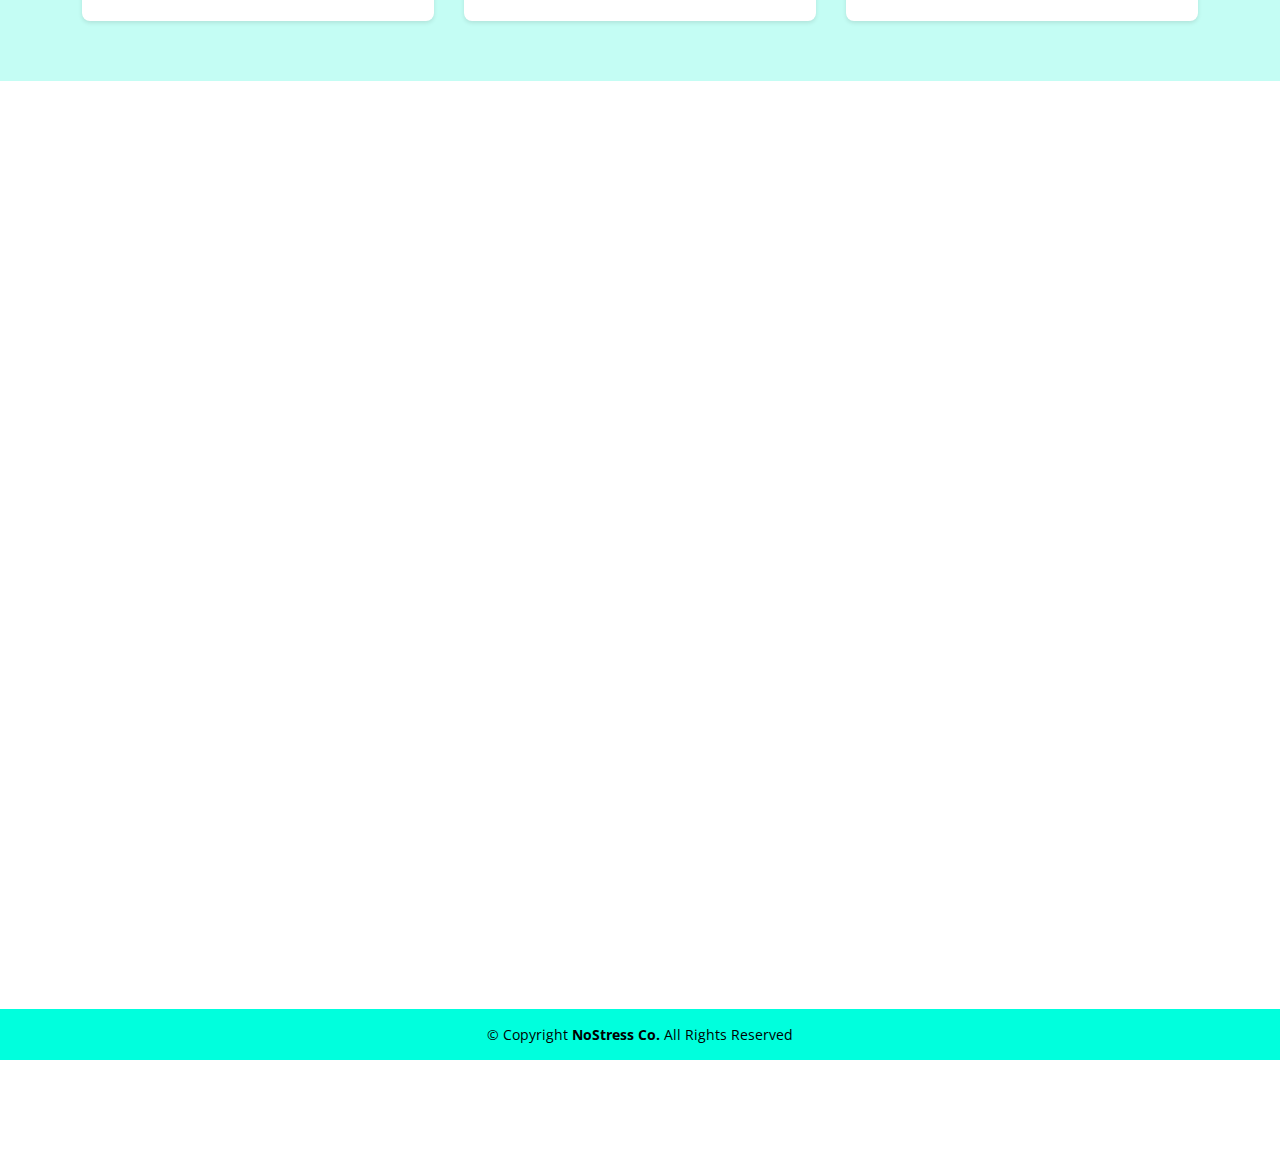
<file: services.html>
<!DOCTYPE html>
<html lang="en">
  <head>
    <meta charset="utf-8" />
    <meta content="width=device-width, initial-scale=1.0" name="viewport" />

    <title>NoStress Co.</title>
    <meta content="" name="description" />
    <meta content="" name="keywords" />

    <!-- Favicons -->
    <link rel="icon" href="img/logo.png" />

    <!-- Google Fonts -->
    <link
      href="https://fonts.googleapis.com/css?family=Open+Sans:300,300i,400,400i,600,600i,700,700i|Raleway:300,300i,400,400i,500,500i,600,600i,700,700i|Poppins:300,300i,400,400i,500,500i,600,600i,700,700i"
      rel="stylesheet"
    />

    <!-- Vendor CSS Files -->
    <link href="vendor/aos/aos.css" rel="stylesheet" />
    <link href="vendor/bootstrap/css/bootstrap.min.css" rel="stylesheet" />
    <link href="vendor/bootstrap-icons/bootstrap-icons.css" rel="stylesheet" />
    <link href="vendor/boxicons/css/boxicons.min.css" rel="stylesheet" />
    <link href="vendor/glightbox/css/glightbox.min.css" rel="stylesheet" />
    <link
      rel="stylesheet"
      href="https://cdnjs.cloudflare.com/ajax/libs/font-awesome/6.0.0/css/all.min.css"
      integrity="sha512-9usAa10IRO0HhonpyAIVpjrylPvoDwiPUiKdWk5t3PyolY1cOd4DSE0Ga+ri4AuTroPR5aQvXU9xC6qOPnzFeg=="
      crossorigin="anonymous"
      referrerpolicy="no-referrer"
    />
    <link href="vendor/swiper/swiper-bundle.min.css" rel="stylesheet" />
    <link href="css/style.css" rel="stylesheet" />
  </head>

  <body>
    <!-- ======= Header ======= -->
    <header id="header" class="fixed-top">
      <div
        class="container-fluid d-flex justify-content-between align-items-center"
      >
        <h1 class="logo me-auto me-lg-0">
          <a href="index.html">
            <img
              src="img/logo.png"
              alt="NoStress Co. Logo"
              style="height: 80px; margin-right: 8px"
            />
            NoStress Co.
          </a>
        </h1>

        <nav id="navbar" class="navbar order-last order-lg-0">
          <ul>
            <li><a href="index.html">Home</a></li>
            <li><a href="about.html">About</a></li>
            <li><a class="active" href="services.html">Services</a></li>
            <li><a href="portfolio.html">Portfolio</a></li>
            <li><a href="membership.html">Membership</a></li>
          </ul>
          <i class="bi bi-list mobile-nav-toggle"></i>
        </nav>
        <!-- .navbar -->
      </div>
    </header>
    <!-- End Header -->

    <main id="main">
      <section id="services" class="services">
        <div class="container" data-aos="fade-up">
          <div class="section-title">
            <h2>Layanan Kami</h2>
            <p>
              Kami Hadir Untuk Jadi Solusi Saat Kamu Butuh Bantuan Cepat Dan
              Bisa Diandalkan
            </p>
          </div>

          <div class="services-grid">
            <div class="service-box">
              <i class="fas fa-pencil-alt service-icon"></i>
              <h3>Siswa / Mahasiswa</h3>
              <p>
                Start From Rp. 5000,- <br />
                Harga tergantung halaman atau project.
              </p>
              <button
                class="btn detail-btn"
                data-modal-target="#modal-siswa-mahasiswa"
              >
                Lihat Detail
              </button>
            </div>

            <div class="service-box">
              <i class="fas fa-briefcase service-icon"></i>
              <h3>Regular / Bisnis</h3>
              <p>
                Start From Rp. 15.000,- <br />
                Ketentuan tambahan tergantung JobDesk yang di kerjakan.
              </p>
              <button
                class="btn detail-btn"
                data-modal-target="#modal-regular-bisnis"
              >
                Lihat Detail
              </button>
            </div>

            <div class="service-box">
              <i class="fas fa-palette service-icon"></i>
              <h3>Desain Grafis</h3>
              <p>
                Start From Rp. 25.000,- <br />
                Tergantung Project Desain.
              </p>
              <button
                class="btn detail-btn"
                data-modal-target="#modal-desain-grafis"
              >
                Lihat Detail
              </button>
            </div>

            <div class="service-box">
              <i class="fas fa-calculator service-icon"></i>
              <h3>Akuntansi</h3>
              <p>
                Layanan akuntansi untuk keuangan & pembukuan—rapi dan anti
                ribet! <br />
                Start From Rp. 30.000,-
              </p>
              <button
                class="btn detail-btn"
                data-modal-target="#modal-akuntansi"
              >
                Lihat Detail
              </button>
            </div>

            <div class="service-box">
              <i class="fas fa-gamepad service-icon"></i>
              <h3>Mobile Legends</h3>
              <p>
                Joki Mobile Legends aman & cepat. Naik rank tanpa ribet, akun
                dijamin aman!<br />
                Start From Rp. 2000,-
              </p>
              <button
                class="btn detail-btn"
                data-modal-target="#modal-mobile-legends"
              >
                Lihat Detail
              </button>
            </div>

            <div class="service-box">
              <i class="fas fa-puzzle-piece service-icon"></i>
              <h3>FC Mobile</h3>
              <p>
                Naikin divisi, grind event, atau squad upgrade tanpa repot!<br />
                Start From Rp. 2000,-
              </p>
              <button
                class="btn detail-btn"
                data-modal-target="#modal-fc-mobile"
              >
                Lihat Detail
              </button>
            </div>
          </div>
        </div>

        <div id="modal-siswa-mahasiswa" class="modal">
          <div class="modal-content">
            <h2>Siswa & Mahasiswa</h2>
            <ul class="modal-description-list">
              <li>Makalah</li>
              <li>Tugas Umum & Teknik Informatika</li>
              <li>Jurnal</li>
              <li>Jasa Ketik / Translate</li>
              <li>Power Point</li>
              <li>Laporan Kerja Praktek</li>
              <li>Cek Turnitin : 5k / 3x pengecekan (Hanya cek Turnitin)</li>
            </ul>
            <div class="modal-buttons">
              <button
                class="btn whatsapp-btn green-btn"
                onclick="hubungiWa('Siswa & Mahasiswa')"
              >
                Pesan Sekarang
              </button>
              <button class="btn close-btn red-btn">Tutup</button>
            </div>
          </div>
        </div>

        <div id="modal-regular-bisnis" class="modal">
          <div class="modal-content">
            <h2>Regular / Bisnis</h2>
            <ul class="modal-description-list">
              <li>Pembuatan Macam Surat Keluar/Masuk</li>
              <li>Pembuatan Packing List</li>
              <li>Pembuatan PO</li>
              <li>Pembuatan DO</li>
              <li>Pembuatan Surat Jalan</li>
              <li>Pembuatan Invoice</li>
              <li>Daily Report</li>
              <li>Pembuatan Surat Lamaran</li>
              <li>Pembuatan CV ATS</li>
              <li>Penyusunan Berkas Lamaran Kerja</li>
              <li>
                Pengerjaan Tes Lamaran Kerja (Via Online serta tidak terakses
                Camera)
              </li>
            </ul>
            <h5>
              Note :
              <strong>Batas Maksimal Deadline Harap Dikomunikasikan.</strong>
            </h5>
            <div class="modal-buttons">
              <button
                class="btn whatsapp-btn green-btn"
                onclick="hubungiWa('Regular / Bisnis')"
              >
                Pesan Sekarang
              </button>
              <button class="btn close-btn red-btn">Tutup</button>
            </div>
          </div>
        </div>

        <div id="modal-desain-grafis" class="modal">
          <div class="modal-content">
            <h2>Desain Grafis</h2>
            <ul class="modal-description-list">
              <li>Desain Logo (Bisnis / Brand)</li>
              <li>Poster</li>
              <li>Banner</li>
              <li>Voucher</li>
              <li>Ticketing</li>
              <li>Kartu Nama</li>
              <li>Paket Partai</li>
              <li>Brosur</li>
              <li>Stiker</li>
              <li>Sertifikat</li>
              <li>UI Mobile</li>
              <li>Web Design</li>
            </ul>
            <div class="modal-buttons">
              <button
                class="btn whatsapp-btn green-btn"
                onclick="hubungiWa('Desain Grafis')"
              >
                Pesan Sekarang
              </button>
              <button class="btn close-btn red-btn">Tutup</button>
            </div>
          </div>
        </div>

        <div id="modal-akuntansi" class="modal">
          <div class="modal-content">
            <h2>Akuntansi</h2>
            <ul class="modal-description-list">
              <li>
                Harap jelaskan detail kriteria penghitungan akuntansi yang
                dibutuhkan
              </li>
              <li>Harap komunikasikan deadline kebutuhan penyelesaian</li>
              <li>Keamanan data dan angka dipastikan terjaga</li>
              <li>Bisa request keterangan hasil (Bila Diperlukan)</li>
              <li>
                Payment start from 30k tergantung Project dan Tingkat Kesulitan
                berdasarkan waktu (LAPORAN HARIAN, MINGGUAN, BULANAN, TAHUNAN)
                *bisa request ads-on tambahan project (NERACA, LAPORAN LABA
                RUGI, DLL.)
              </li>
              <li>File dikirimkan via Whatsapp</li>
            </ul>
            <div class="modal-buttons">
              <button
                class="btn whatsapp-btn green-btn"
                onclick="hubungiWa('Akuntansi')"
              >
                Pesan Sekarang
              </button>
              <button class="btn close-btn red-btn">Tutup</button>
            </div>
          </div>
        </div>

        <div id="modal-mobile-legends" class="modal">
          <div class="modal-content">
            <h2>Mobile Legends</h2>
            <h3>Profile Worker :</h3>
            <ul class="modal-description-list">
              <li>Order 1 Worker</li>
              <li>Ex MVP Finals Kejurnas</li>
              <li>Free Request Role</li>
            </ul>

            <h3>PERATURAN :</h3>
            <ul class="modal-description-list">
              <li>TIDAK MENJAMIN WS</li>
              <li>DEFEAT TIDAK DIHITUNG PAYMENT</li>
              <li>DIHARAPKAN TIDAK TABRAK LOGIN AKUN SAAT PENGERJAAN AKUN</li>
              <li>NO MAGIC CHESS</li>
              <li>MYTHIC++ TIDAK MEMBUKA ORDER (WORKER SOLO)</li>
            </ul>

            <h3>Daftar Harga Paket :</h3>
            <ul class="modal-description-list">
              <li><b>PAKET MASTER :</b> 2K/MATCH</li>
              <li><b>PAKET GRANDMASTER :</b> 2K/MATCH</li>
              <li><b>PAKET EPIC V - EPIC IV :</b> 10K</li>
              <li><b>PAKET EPIC IV - EPIC III :</b> 10K</li>
              <li><b>PAKET EPIC III - EPIC II :</b> 12K</li>
              <li><b>PAKET EPIC II - EPIC I :</b> 15K</li>
              <li><b>PAKET EPIC I - LEGEND V :</b> 17K</li>
              <li><b>PAKET LEGEND V - LEGEND IV :</b> 25K</li>
              <li><b>PAKET LEGEND IV - LEGEND III :</b> 25K</li>
              <li><b>PAKET LEGEND III - LEGEND II :</b> 27K</li>
              <li><b>PAKET LEGEND II - LEGEND I :</b> 28K</li>
              <li><b>PAKET LEGEND I - MYTHIC GRADING :</b> 30K</li>
            </ul>

            <p><b>Note :</b></p>
            <ul class="modal-description-list">
              <li>REQUEST HERO : +15K PER PAKET</li>
              <li>EDIT JJ : +10K/VIDEO</li>
              <li>BONUS : BUILD/ITEM</li>
              <li>KEAMANAN AKUN TERJAGA YA GUYS</li>
            </ul>

            <div class="modal-buttons">
              <button
                class="btn whatsapp-btn green-btn"
                onclick="hubungiWa('Mobile Legends')"
              >
                Pesan Sekarang
              </button>
              <button class="btn close-btn red-btn">Tutup</button>
            </div>
          </div>
        </div>

        <div id="modal-fc-mobile" class="modal">
          <div class="modal-content">
            <h2>FC Mobile</h2>

            <h3>Catatan :</h3>
            <ul class="modal-description-list">
              <li>Pilih Tipe Rank Divisi (VS, H2H, MANAGER)</li>
              <li>Bonus OVR Formasi</li>
              <li>DIHARAPKAN TIDAK TABRAK LOGIN AKUN SAAT PENGERJAAN AKUN</li>
              <li>DEFEAT TIDAK DIHITUNG PAYMENT</li>
              <li>TIDAK MENJAMIN WS</li>
              <li>FREE BONUS MATCH ×1-2 MATCH</li>
              <li>KEAMANAN AKUN TERJAGA YA GUYS</li>
            </ul>

            <h3>Daftar Harga Paket :</h3>
            <ul class="modal-description-list">
              <li><b>PAKET AMATEUR III - AMATEUR II :</b> 2K/Match</li>
              <li><b>PAKET AMATEUR II - AMATEUR I :</b> 2K/Match</li>
              <li><b>PAKET AMATEUR I - PRO III :</b> 2K/Match</li>
              <li><b>PAKET PRO III - PRO II :</b> 3K/Match</li>
              <li><b>PAKET PRO II - PRO I :</b> 3K/Match</li>
              <li><b>PAKET PRO I - WC III :</b> 3K/Match</li>
              <li><b>PAKET WC III - WC II :</b> 5K/Match</li>
              <li><b>PAKET WC II - WC I :</b> 7K/Match</li>
              <li><b>PAKET WC I - LEGENDARY III :</b> 9K/Match</li>
              <li><b>PAKET LEGENDARY III - LEGENDARY II :</b> 10K/Match</li>
              <li><b>PAKET LEGENDARY II - LEGENDARY I :</b> 12K/Match</li>
              <li><b>PAKET LEGENDARY I - FC CHAMP III :</b> 15K/Match</li>
            </ul>

            <div class="modal-buttons">
              <button
                class="btn whatsapp-btn green-btn"
                onclick="hubungiWa('FC Mobile')"
              >
                Pesan Sekarang
              </button>
              <button class="btn close-btn red-btn">Tutup</button>
            </div>
          </div>
        </div>
      </section>
    </main>

    <section id="mengapa-kami" class="why-us">
      <div class="container">
        <h2><strong>Kenapa Harus NoStress Co.?</strong></h2>
        <div class="why-us-grid">
          <div class="why-us-item">
            <i class="fas fa-check-circle"></i>
            <h3>Profesional & Terpercaya</h3>
            <p>
              Tim kami terdiri dari para ahli yang kompeten dan berpengalaman di
              bidangnya.
            </p>
          </div>
          <div class="why-us-item">
            <i class="fas fa-stopwatch"></i>
            <h3>Pengerjaan Cepat</h3>
            <p>
              Kami berkomitmen untuk menyelesaikan pekerjaan tepat waktu tanpa
              mengorbankan kualitas.
            </p>
          </div>
          <div class="why-us-item">
            <i class="fas fa-shield-alt"></i>
            <h3>Keamanan Terjamin</h3>
            <p>Privasi dan keamanan data Anda adalah prioritas utama kami.</p>
          </div>
          <div class="why-us-item">
            <i class="fas fa-money-bill-wave"></i>
            <h3>Harga Kompetitif</h3>
            <p>
              Kami menawarkan layanan berkualitas tinggi dengan harga yang
              bersaing.
            </p>
          </div>
          <div class="why-us-item">
            <i class="fas fa-headset"></i>
            <h3>Dukungan Pelanggan 24/7</h3>
            <p>
              Tim dukungan kami siap membantu Anda kapan saja Anda butuhkan.
            </p>
          </div>
          <div class="why-us-item">
            <i class="fas fa-smile"></i>
            <h3>Kepuasan Pelanggan</h3>
            <p>
              Kami selalu berusaha memberikan yang terbaik untuk memastikan
              kepuasan Anda.
            </p>
          </div>
        </div>
      </div>
    </section>

    <!-- ======= Facts Section ======= -->
    <section id="facts" class="facts">
      <div class="container" data-aos="fade-up">
        <div class="section-title">
          <h2>Facts</h2>
          <p>Data dan Pecapaian Kami Mendukung Kesuksesan Klien</p>
        </div>

        <div class="row counters">
          <div class="col-lg-3 col-6 text-center">
            <span
              data-purecounter-start="0"
              data-purecounter-end="19"
              data-purecounter-duration="1"
              class="purecounter"
            ></span>
            <p>Clients</p>
          </div>

          <div class="col-lg-3 col-6 text-center">
            <span
              data-purecounter-start="0"
              data-purecounter-end="24"
              data-purecounter-duration="1"
              class="purecounter"
            ></span>
            <p>Projects</p>
          </div>

          <div class="col-lg-3 col-6 text-center">
            <span
              data-purecounter-start="0"
              data-purecounter-end="180"
              data-purecounter-duration="1"
              class="purecounter"
            ></span>
            <p>Hours Of Support</p>
          </div>

          <div class="col-lg-3 col-6 text-center">
            <span
              data-purecounter-start="0"
              data-purecounter-end="12"
              data-purecounter-duration="1"
              class="purecounter"
            ></span>
            <p>Hard Workers</p>
          </div>
        </div>
      </div>
    </section>

    <!-- ======= Testimonials Section ======= -->
    <section id="testimonials" class="testimonials">
      <div class="container" data-aos="fade-up">
        <div class="section-title">
          <h2>Testimoni</h2>
          <p>
            Kesan positif dari para pelanggan yang telah merasakan manfaatnya
          </p>
        </div>

        <div
          class="testimonials-slider swiper"
          data-aos="fade-up"
          data-aos-delay="100"
        >
          <div class="swiper-wrapper">
            <div class="swiper-slide">
              <div class="testimonial-item">
                <img
                  src="img/testimonials/pekerja.png"
                  class="testimonial-img"
                  alt=""
                />
                <h3>Faris Ramadhan</h3>
                <h4>Ceo &amp; Founder</h4>
                <p>
                  <i class="bx bxs-quote-alt-left quote-icon-left"></i>
                  Kami sangat puas dengan hasil kerja tim NoStress Co. Mereka
                  tidak hanya cepat dan responsif, tetapi juga memiliki
                  kemampuan luar biasa dalam menciptakan desain yang sangat
                  sesuai dengan visi dan kebutuhan kami.
                  <i class="bx bxs-quote-alt-right quote-icon-right"></i>
                </p>
              </div>
            </div>
            <!-- End testimonial item -->

            <div class="swiper-slide">
              <div class="testimonial-item">
                <img
                  src="img/testimonials/karyawan.png"
                  class="testimonial-img"
                  alt=""
                />
                <h3>Yuyun Fatimah</h3>
                <h4>Karyawan</h4>
                <p>
                  <i class="bx bxs-quote-alt-left quote-icon-left"></i>
                  Prosesnya mudah, komunikasi dengan timnya lancar, dan yang
                  paling penting, laporan yang mereka buat sesuai dengan apa
                  yang saya butuhkan. Terima kasih banyak, NoStress Co.! Sungguh
                  membantu!
                  <i class="bx bxs-quote-alt-right quote-icon-right"></i>
                </p>
              </div>
            </div>
            <!-- End testimonial item -->

            <div class="swiper-slide">
              <div class="testimonial-item">
                <img
                  src="img/testimonials/pekerja.png"
                  class="testimonial-img"
                  alt=""
                />
                <h3>Fahrezi Tresno</h3>
                <h4>Karyawan</h4>
                <p>
                  <i class="bx bxs-quote-alt-left quote-icon-left"></i>
                  Laporannya disusun rapi dan dikirim tepat waktu. Komunikasi
                  dengan timnya juga enak, jadi prosesnya lancar dari awal
                  sampai akhir. Sangat membantu banget pas lagi dikejar
                  deadline!
                  <i class="bx bxs-quote-alt-right quote-icon-right"></i>
                </p>
              </div>
            </div>
            <!-- End testimonial item -->

            <div class="swiper-slide">
              <div class="testimonial-item">
                <img
                  src="img/testimonials/karyawan.png"
                  class="testimonial-img"
                  alt=""
                />
                <h3>Khoirunnisa</h3>
                <h4>Mahasiswi</h4>
                <p>
                  <i class="bx bxs-quote-alt-left quote-icon-left"></i>
                  Prosesnya cepet, hasilnya rapi, dan yang paling penting,
                  mereka ngerti banget cara ngerjainnya biar sesuai dengan yang
                  diminta dosen. Aku jadi bisa relax deh! Thanks banget,
                  NoStress Co.
                  <i class="bx bxs-quote-alt-right quote-icon-right"></i>
                </p>
              </div>
            </div>
            <!-- End testimonial item -->

            <div class="swiper-slide">
              <div class="testimonial-item">
                <img
                  src="img/testimonials/mahasiswa.png"
                  class="testimonial-img"
                  alt=""
                />
                <h3>Amirul Mu'minin</h3>
                <h4>Mahasiswa</h4>
                <p>
                  <i class="bx bxs-quote-alt-left quote-icon-left"></i>
                  Cepat banget bantuin aku ngerjain tugas kuliah yang mendesak,
                  hasilnya memuaskan, dan mereka juga jelasin bagian yang aku
                  nggak ngerti jadi bisa belajar lebih!
                  <i class="bx bxs-quote-alt-right quote-icon-right"></i>
                </p>
              </div>
            </div>
            <!-- End testimonial item -->
          </div>
          <div class="swiper-pagination"></div>
        </div>
      </div>
    </section>
    <!-- End Testimonials Section -->

    <!-- ======= Footer ======= -->
    <footer id="footer">
      <div class="container">
        <div class="copyright">
          &copy; Copyright <strong><span>NoStress Co.</span></strong> All Rights
          Reserved
        </div>
      </div>
    </footer>
    <!-- End  Footer -->

    <a
      href="https://wa.me/6282113367549"
      class="whatsapp-button"
      target="_blank"
    >
      <i class="bi bi-whatsapp"></i>
      <span class="popup-text"><strong>Konsultasi</strong></span>
    </a>

    <div id="preloader"></div>
    <a
      href="#"
      class="back-to-top d-flex align-items-center justify-content-center"
      ><i class="bi bi-arrow-up-short"></i
    ></a>

    <!-- Vendor JS Files -->
    <script src="vendor/purecounter/purecounter_vanilla.js"></script>
    <script src="vendor/aos/aos.js"></script>
    <script src="vendor/bootstrap/js/bootstrap.bundle.min.js"></script>
    <script src="vendor/glightbox/js/glightbox.min.js"></script>
    <script src="vendor/isotope-layout/isotope.pkgd.min.js"></script>
    <script src="vendor/swiper/swiper-bundle.min.js"></script>
    <script src="vendor/waypoints/noframework.waypoints.js"></script>

    <!-- Main JS File -->
    <script src="js/main.js"></script>
  </body>
</html>
</file>
<file: css/style.css>
body {
  font-family: "Open Sans", sans-serif;
  color: #444444;
}

a {
  color: #34b7a7;
  text-decoration: none;
}

a:hover {
  color: #51cdbe;
  text-decoration: none;
}

h1,
h2,
h3,
h4,
h5,
h6 {
  font-family: "Raleway", sans-serif;
}

#main {
  margin-top: 50px;
}

@media (max-width: 992px) {
  #main {
    margin-top: 30px;
  }
}

/*--------------------------------------------------------------
# Preloader
--------------------------------------------------------------*/
#preloader {
  position: fixed;
  top: 0;
  left: 0;
  right: 0;
  bottom: 0;
  z-index: 9999;
  overflow: hidden;
  background: #fff;
}

#preloader:before {
  content: "";
  position: fixed;
  top: calc(50% - 30px);
  left: calc(50% - 30px);
  border: 6px solid #34b7a7;
  border-top-color: #dcf5f2;
  border-radius: 50%;
  width: 60px;
  height: 60px;
  animation: animate-preloader 1s linear infinite;
}

@keyframes animate-preloader {
  0% {
    transform: rotate(0deg);
  }

  100% {
    transform: rotate(360deg);
  }
}

/*--------------------------------------------------------------
# Back to top button
--------------------------------------------------------------*/
.back-to-top {
  position: fixed;
  visibility: hidden;
  opacity: 0;
  right: 15px;
  bottom: 15px;
  z-index: 996;
  background: #34b7a7;
  width: 40px;
  height: 40px;
  border-radius: 50px;
  transition: all 0.4s;
}

.back-to-top i {
  font-size: 24px;
  color: #fff;
  line-height: 0;
}

.back-to-top:hover {
  background: #49cbbb;
  color: #fff;
}

.back-to-top.active {
  visibility: visible;
  opacity: 1;
}

/*--------------------------------------------------------------
# Header
--------------------------------------------------------------*/
#header {
  background: #ffffff;
  z-index: 997;
  padding: 15px 0;
  border-bottom: 1px solid #cccccc;
  box-shadow: 0 2px 5px rgba(0, 0, 0, 0.1);
}

#header .logo {
  font-size: 32px;
  margin: 0;
  padding: 0;
  line-height: 1;
  font-weight: 400;
  letter-spacing: 2px;
  text-transform: none;
}

#header .logo a {
  color: #222222;
}

#header .logo img {
  max-height: 40px;
}

@media (max-width: 992px) {
  #header .logo {
    font-size: 28px;
  }
}

/*--------------------------------------------------------------
# Navigation Menu
--------------------------------------------------------------*/
/**
* Desktop Navigation 
*/
.navbar {
  padding: 0;
}

.navbar ul {
  margin: 0;
  padding: 0;
  display: flex;
  list-style: none;
  align-items: center;
}

.navbar li {
  position: relative;
  padding: 10px 0 10px 28px;
}

.navbar a,
.navbar a:focus {
  display: flex;
  align-items: center;
  justify-content: space-between;
  font-family: "Raleway", sans-serif;
  font-size: 15px;
  font-weight: 600;
  color: #888888;
  white-space: nowrap;
  transition: 0.3s;
  position: relative;
}

.navbar a i,
.navbar a:focus i {
  font-size: 12px;
  line-height: 0;
  margin-left: 5px;
}

.navbar > ul > li > a:before {
  content: "";
  position: absolute;
  width: 0;
  height: 2px;
  bottom: -5px;
  left: 0;
  background-color: #05f2f2;
  visibility: hidden;
  width: 0px;
  transition: all 0.3s ease-in-out 0s;
}

.navbar a:hover:before,
.navbar li:hover > a:before,
.navbar .active:before {
  visibility: visible;
  width: 25px;
}

.navbar a:hover,
.navbar .active,
.navbar .active:focus,
.navbar li:hover > a {
  color: #222222;
}

.navbar .dropdown ul {
  display: block;
  position: absolute;
  left: 14px;
  top: calc(100% + 30px);
  margin: 0;
  padding: 10px 0;
  z-index: 99;
  opacity: 0;
  visibility: hidden;
  background: #fff;
  box-shadow: 0px 0px 30px rgba(127, 137, 161, 0.25);
  transition: 0.3s;
  border-radius: 4px;
}

.navbar .dropdown ul li {
  min-width: 200px;
  padding: 0;
}

.navbar .dropdown ul a {
  padding: 10px 20px;
  font-size: 15px;
  text-transform: none;
  font-weight: 600;
}

.navbar .dropdown ul a i {
  font-size: 12px;
}

.navbar .dropdown ul a:hover,
.navbar .dropdown ul .active:hover,
.navbar .dropdown ul li:hover > a {
  color: #34b7a7;
}

.navbar .dropdown:hover > ul {
  opacity: 1;
  top: 100%;
  visibility: visible;
}

.navbar .dropdown .dropdown ul {
  top: 0;
  left: calc(100% - 30px);
  visibility: hidden;
}

.navbar .dropdown .dropdown:hover > ul {
  opacity: 1;
  top: 0;
  left: 100%;
  visibility: visible;
}

@media (max-width: 1366px) {
  .navbar .dropdown .dropdown ul {
    left: -90%;
  }

  .navbar .dropdown .dropdown:hover > ul {
    left: -100%;
  }
}

/**
* Mobile Navigation 
*/
.mobile-nav-toggle {
  color: #222222;
  font-size: 28px;
  cursor: pointer;
  display: none;
  line-height: 0;
  transition: 0.5s;
}

.mobile-nav-toggle.bi-x {
  color: #fff;
}

@media (max-width: 991px) {
  .mobile-nav-toggle {
    display: block;
  }

  .navbar ul {
    display: none;
  }
}

.navbar-mobile {
  position: fixed;
  overflow: hidden;
  top: 0;
  right: 0;
  left: 0;
  bottom: 0;
  background: rgba(9, 9, 9, 0.9);
  transition: 0.3s;
  z-index: 999;
}

.navbar-mobile .mobile-nav-toggle {
  position: absolute;
  top: 15px;
  right: 15px;
}

.navbar-mobile ul {
  display: block;
  position: absolute;
  top: 55px;
  right: 15px;
  bottom: 15px;
  left: 15px;
  padding: 10px 0;
  border-radius: 10px;
  background-color: #fff;
  overflow-y: auto;
  transition: 0.3s;
}

.navbar-mobile a,
.navbar-mobile a:focus {
  font-size: 15px;
  padding-right: 15px;
  color: #222222;
}

.navbar-mobile a:hover,
.navbar-mobile .active,
.navbar-mobile li:hover > a {
  color: #34b7a7;
}

.navbar-mobile .getstarted,
.navbar-mobile .getstarted:focus {
  margin: 15px;
}

.navbar-mobile .dropdown ul {
  position: static;
  display: none;
  margin: 10px 20px;
  padding: 10px 0;
  z-index: 99;
  opacity: 1;
  visibility: visible;
  background: #fff;
  box-shadow: 0px 0px 30px rgba(127, 137, 161, 0.25);
}

.navbar-mobile .dropdown ul li {
  min-width: 200px;
}

.navbar-mobile .dropdown ul a {
  padding: 10px 20px;
}

.navbar-mobile .dropdown ul a i {
  font-size: 12px;
}

.navbar-mobile .dropdown ul a:hover,
.navbar-mobile .dropdown ul .active:hover,
.navbar-mobile .dropdown ul li:hover > a {
  color: #34b7a7;
}

.navbar-mobile .dropdown > .dropdown-active {
  display: block;
}

/*--------------------------------------------------------------
# Hero Section
--------------------------------------------------------------*/
#hero {
  width: 100%;
  height: 100vh;
  background: url("../img/hero-bg.png") top right;
  background-size: cover;
}

#hero .container {
  padding-top: 70px;
  position: relative;
}

@media (max-width: 992px) {
  #hero .container {
    padding-top: 58px;
  }
}

#hero h1 {
  margin: 0;
  font-size: 48px;
  font-weight: 700;
  line-height: 56px;
  color: #05f2f2;
}

#hero h2 {
  color: #ffffff;
  margin: 10px 0 0 0;
  font-size: 22px;
  text-align: center;
}

#hero .btn-services {
  font-family: "Raleway", sans-serif;
  text-transform: uppercase;
  font-weight: 600;
  font-size: 12px;
  letter-spacing: 1px;
  display: inline-block;
  padding: 12px 40px;
  border-radius: 50px;
  transition: 0.5s;
  margin-top: 30px;
  color: #000000;
  background: #05d6d6;
}

#hero .btn-services:hover {
  background: #05f2f2;
}

@media (min-width: 1024px) {
  #hero {
    background-attachment: fixed;
  }
}

@media (max-width: 992px) {
  #hero:before {
    content: "";
    background: rgba(0, 0, 0, 0.505), 0.8;
    position: absolute;
    bottom: 0;
    top: 0;
    left: 0;
    right: 0;
  }

  #hero h1 {
    font-size: 28px;
    line-height: 36px;
  }

  #hero h2 {
    font-size: 18px;
    line-height: 24px;
  }
}

/*--------------------------------------------------------------
# Sections General
--------------------------------------------------------------*/
section {
  padding: 60px 0;
}

.section-bg {
  background-color: #e7f8f6;
}

.section-title {
  text-align: center;
  padding-bottom: 30px;
}

.section-title h2 {
  font-size: 32px;
  font-weight: bold;
  text-transform: uppercase;
  margin-bottom: 20px;
  padding-bottom: 20px;
  position: relative;
}

.section-title h2::after {
  content: "";
  position: absolute;
  display: block;
  width: 50px;
  height: 3px;
  background: #0ae6cc;
  bottom: 0;
  left: calc(50% - 25px);
}

.section-title p {
  margin-bottom: 0;
}

/*--------------------------------------------------------------
# Cta
--------------------------------------------------------------*/
.cta {
  background: linear-gradient(rgba(0, 0, 0, 0.6), rgba(0, 0, 0, 0.6)),
    url("../img/bg-1.jpg") fixed center center;
  background-size: cover;
  padding: 80px 0;
}

.cta h3 {
  color: #fff;
  font-size: 28px;
  font-weight: 700;
}

.cta p {
  color: #fff;
}

.cta .cta-btn {
  font-family: "Raleway", sans-serif;
  text-transform: uppercase;
  font-weight: 500;
  font-size: 16px;
  letter-spacing: 1px;
  display: inline-block;
  padding: 8px 20px;
  border-radius: 2px;
  transition: 0.5s;
  margin: 10px;
  border: 2px solid #fff;
  color: #fff;
}

.cta .cta-btn:hover {
  background: #34b7a7;
  border: 2px solid #34b7a7;
}

@media (max-width: 1024px) {
  .cta {
    background-attachment: scroll;
  }
}

@media (min-width: 769px) {
  .cta .cta-btn-container {
    display: flex;
    align-items: center;
    justify-content: flex-end;
  }
}

/*--------------------------------------------------------------
# About
--------------------------------------------------------------*/
.about .content h3 {
  font-weight: 700;
  font-size: 26px;
  color: #05c4c4;
}

.about .content p:last-child {
  margin-bottom: 0;
}

.visi-misi-container {
  max-width: 1000px;
  margin-top: 0;
  margin-right: auto;
  margin-bottom: 0;
  margin-left: auto;
  padding-top: 10px;
}

.visi-misi-container h2 {
  font-size: 2.5rem;
  color: #2c3e50;
  margin-bottom: 0;
  font-weight: 700;
  text-align: center;
}

.cards-wrapper {
  display: flex;
  flex-wrap: wrap;
  gap: 30px;
  justify-content: center;
}

.card {
  background-color: #ffffff;
  border-radius: 15px;
  padding: 30px;
  box-shadow: 0 6px 15px rgba(0, 255, 242, 0.233);
  text-align: center;
  flex: 1;
  min-width: 280px;
  max-width: 450px;
  transition: transform 0.3s ease, box-shadow 0.3s ease;
  border-top: 5px solid;
}

.card:hover {
  transform: translateY(-8px);
  box-shadow: 0 10px 20px rgba(0, 225, 206, 0.523);
}

/* Styling spesifik per kartu */
.card.visi {
  border-top-color: #3498db;
}

.card.misi {
  border-top-color: #2ecc71;
}

.card .icon {
  font-size: 3.5rem;
  margin-bottom: 15px;
  line-height: 1;
}

.card h3 {
  font-size: 1.8rem;
  margin-bottom: 15px;
  color: #333;
  font-weight: 600;
}

.card p {
  font-size: 1rem;
  color: #555;
  line-height: 1.7;
}

.card ul {
  list-style: none;
  padding: 0;
  margin: 0;
  text-align: left;
  font-size: 1rem;
  color: #555;
  line-height: 1.8;
}

.card ul li {
  margin-bottom: 12px;
  display: flex;
  align-items: flex-start;
}

.card ul li:last-child {
  margin-bottom: 0;
}

.misi-icon {
  color: #2ecc71;
  margin-right: 10px;
  font-weight: bold;
  line-height: 1.5;
}

@media (max-width: 768px) {
  .visi-misi-container h2 {
    font-size: 2rem;
  }

  .card h3 {
    font-size: 1.5rem;
  }

  .card {
    padding: 25px;
  }
}

@media (max-width: 480px) {
  body {
    padding: 15px;
  }

  .visi-misi-container h2 {
    font-size: 1.8rem;
    margin-bottom: 30px;
  }

  .card {
    min-width: 90%;
  }
}

/*--------------------------------------------------------------
# Skills
--------------------------------------------------------------*/
.skill-list {
  display: grid;
  grid-template-columns: repeat(auto-fit, minmax(280px, 1fr));
  gap: 25px;
}

.skill-item {
  background-color: #e0f2f1;
  padding: 25px;
  border-radius: 8px;
  text-align: center;
  transition: transform 0.3s ease-in-out, box-shadow 0.3s ease-in-out;
  border: 1px solid #b2dfdb;
}

.skill-item:hover {
  transform: translateY(-8px);
  box-shadow: 0 8px 15px rgba(0, 0, 0, 0.2);
}

.skill-item i {
  font-size: 3em;
  color: #38a3a5;
  margin-bottom: 15px;
}

.skill-item h3 {
  color: #2e7d7e;
  margin-top: 0;
  margin-bottom: 15px;
  font-size: 1.8em;
  font-weight: 600;
}

.skill-item ul {
  list-style: none;
  padding: 0;
  text-align: left;
}

.skill-item ul li {
  margin-bottom: 8px;
  padding-left: 20px;
  position: relative;
  color: #555;
  font-size: 1em;
}

.skill-item ul li::before {
  content: "\2713";
  position: absolute;
  left: 0;
  color: #38a3a5;
  font-size: 1.2em;
}

/*--------------------------------------------------------------
# Facts
--------------------------------------------------------------*/
.facts .counters span {
  font-size: 48px;
  display: block;
  color: #34b7a7;
}

.facts .counters p {
  padding: 0;
  margin: 0 0 20px 0;
  font-family: "Raleway", sans-serif;
  font-size: 14px;
}

/*--------------------------------------------------------------
# Testimonials
--------------------------------------------------------------*/
.testimonials .section-header {
  margin-bottom: 40px;
}

.testimonials .testimonials-carousel,
.testimonials .testimonials-slider {
  overflow: hidden;
}

.testimonials .testimonial-item {
  text-align: center;
}

.testimonials .testimonial-item .testimonial-img {
  width: 120px;
  border-radius: 50%;
  border: 4px solid #fff;
  margin: 0 auto;
}

.testimonials .testimonial-item h3 {
  font-size: 20px;
  font-weight: bold;
  margin: 10px 0 5px 0;
  color: #111;
}

.testimonials .testimonial-item h4 {
  font-size: 14px;
  color: #999;
  margin: 0 0 15px 0;
}

.testimonials .testimonial-item .quote-icon-left,
.testimonials .testimonial-item .quote-icon-right {
  color: #12d8be;
  font-size: 26px;
}

.testimonials .testimonial-item .quote-icon-left {
  display: inline-block;
  left: -5px;
  position: relative;
}

.testimonials .testimonial-item .quote-icon-right {
  display: inline-block;
  right: -5px;
  position: relative;
  top: 10px;
}

.testimonials .testimonial-item p {
  font-style: italic;
  margin: 0 auto 15px auto;
}

@media (min-width: 992px) {
  .testimonials .testimonial-item p {
    width: 80%;
  }
}

.testimonials .swiper-pagination {
  margin-top: 20px;
  position: relative;
}

.testimonials .swiper-pagination .swiper-pagination-bullet {
  width: 12px;
  height: 12px;
  background-color: #fff;
  opacity: 1;
  border: 1px solid #34b7a7;
}

.testimonials .swiper-pagination .swiper-pagination-bullet-active {
  background-color: #2ce1cc;
}

/*--------------------------------------------------------------
# Services
--------------------------------------------------------------*/
.services-grid {
  display: grid;
  grid-template-columns: repeat(
    auto-fit,
    minmax(280px, 1fr)
  ); /* Responsive Grid */
  gap: 30px; /* Jarak antar box */
  justify-content: center;
}

.service-box {
  background-color: #ffffff;
  border-radius: 10px;
  padding: 30px 25px;
  text-align: center;
  box-shadow: 0 5px 15px rgba(0, 0, 0, 0.08);
  transition: transform 0.3s ease, box-shadow 0.3s ease;
  display: flex;
  flex-direction: column;
  justify-content: space-between;
}

.service-box:hover {
  transform: translateY(-5px);
  box-shadow: 0 8px 20px rgba(0, 0, 0, 0.12);
}

.service-icon {
  font-size: 3.5em;
  color: #3498db;
  margin-bottom: 20px;
}

/* Warna ikon spesifik jika diinginkan */
.service-box:nth-child(1) .service-icon {
  color: #007bff;
}
.service-box:nth-child(2) .service-icon {
  color: #28a745;
}
.service-box:nth-child(3) .service-icon {
  color: #ffc107;
}
.service-box:nth-child(4) .service-icon {
  color: #17a2b8;
}
.service-box:nth-child(5) .service-icon {
  color: #dc3545;
}
.service-box:nth-child(6) .service-icon {
  color: #fd7e14;
}

.service-box h3 {
  margin-top: 0;
  margin-bottom: 15px;
  color: #2c3e50;
  font-weight: 600;
}

.service-box p {
  font-size: 0.95em;
  color: #555;
  flex-grow: 1;
  margin-bottom: 20px;
}

/* Tombol Dasar */
.btn {
  padding: 12px 25px;
  border: none;
  border-radius: 5px;
  cursor: pointer;
  font-size: 1em;
  font-weight: 400;
  transition: background-color 0.3s ease, transform 0.2s ease;
  text-decoration: none;
  display: inline-block;
  margin-top: auto;
}

.btn:hover {
  transform: translateY(-2px);
}

/* Tombol Lihat Detail */
.detail-btn {
  background-color: #02b2a9;
  color: white;
}

.detail-btn:hover {
  background-color: #00ffea;
}

/* Tombol di Modal */
.red-btn {
  background-color: #e74c3c; /* Merah */
  color: white;
}

.red-btn:hover {
  background-color: #c0392b;
}

.green-btn {
  background-color: #2ecc71;
  color: white;
}

.green-btn:hover {
  background-color: #27ae60;
}

/* Gaya Modal (Pop-up) */
.modal {
  display: none;
  position: fixed;
  z-index: 1000;
  left: 0;
  top: 0;
  width: 100%;
  height: 100%;
  overflow: auto;
  background-color: rgba(0, 0, 0, 0.6);
  justify-content: center;
  align-items: center;
  padding: 20px;
  box-sizing: border-box;
}

.modal.active {
  display: flex;
}

.modal-content {
  background-color: #fff;
  padding: 30px 40px;
  border-radius: 8px;
  box-shadow: 0 10px 30px rgba(0, 0, 0, 0.2);
  width: 90%;
  max-width: 650px;
  text-align: left;
  position: relative;
  animation: fadeInModal 0.4s ease;
  max-height: 80vh;
  overflow-y: auto;
}

@keyframes fadeInModal {
  from {
    opacity: 0;
    transform: translateY(-20px);
  }
  to {
    opacity: 1;
    transform: translateY(0);
  }
}

.modal-content h2 {
  margin-top: 0;
  margin-bottom: 20px;
  color: #2c3e50;
  font-weight: 600;
  text-align: center;
}

.modal-content h3 {
  margin-top: 15px;
  margin-bottom: 10px;
  color: #34495e;
  font-weight: 500;
}

.modal-content p {
  margin-bottom: 25px;
  color: #444;
  line-height: 1.7;
}

.modal-buttons {
  margin-top: 20px;
  text-align: right;
}

.modal-buttons .btn {
  margin-left: 10px;
}

/* Responsif */
@media (max-width: 768px) {
  .container {
    margin: 20px auto;
    padding: 15px;
  }
  h1 {
    font-size: 1.8em;
  }
  .services-grid {
    grid-template-columns: 1fr;
    gap: 20px;
  }
  .modal-content {
    padding: 25px 20px;
    width: 95%;
    max-width: none;
    max-height: 90vh;
  }
  .modal-buttons {
    text-align: center;
  }
  .modal-buttons .btn {
    margin: 5px;
    display: block;
    width: calc(100% - 10px);
  }
  .modal-buttons .close-btn {
    order: 2;
  }
  .modal-buttons .whatsapp-btn {
    order: 1;
  }

  .modal-description-list {
    list-style-type: disc;
    padding-left: 25px;
    margin-top: 15px;
    margin-bottom: 25px;
    text-align: left;
  }

  .modal-description-list li {
    margin-bottom: 8px;
    line-height: 1.5;
    color: #34495e;
    font-size: 0.95em;
  }

  .modal-content h2 {
    font-size: 1.5em;
    margin-bottom: 15px;
  }

  .modal-content h3 {
    font-size: 1.1em;
    margin-top: 10px;
    margin-bottom: 8px;
  }

  .modal-content p {
    font-size: 0.9em;
    margin-bottom: 20px;
  }
}

/*--------------------------------------------------------------
# Mengapa Kami
--------------------------------------------------------------*/
.why-us {
  padding: 60px 0;
  background-color: #00f8cf3b;
}

.why-us h2 {
  font-size: 2em;
  color: #333;
  text-align: center;
  margin-bottom: 30px;
}

.why-us-grid {
  display: grid;
  grid-template-columns: repeat(auto-fit, minmax(300px, 1fr));
  gap: 30px;
}

.why-us-item {
  background-color: #fff;
  padding: 30px;
  border-radius: 8px;
  box-shadow: 0 2px 4px rgba(0, 0, 0, 0.1);
  text-align: center;
  transition: transform 0.3s ease-in-out;
}

.why-us-item:hover {
  transform: translateY(-5px);
}

.why-us-item i {
  font-size: 2.5em;
  color: #00ae91;
  margin-bottom: 15px;
}

.why-us-item h3 {
  font-size: 1.5em;
  color: #333;
  margin-bottom: 10px;
}

.why-us-item p {
  color: #555;
  line-height: 1.5;
}

/*--------------------------------------------------------------
# Portfolio
--------------------------------------------------------------*/
.portfolio .portfolio-item {
  margin-bottom: 30px;
}

.portfolio #portfolio-flters {
  padding: 0;
  margin: 0 auto 20px auto;
  list-style: none;
  text-align: center;
}

.portfolio #portfolio-flters li {
  cursor: pointer;
  display: inline-block;
  padding: 8px 16px 10px 16px;
  font-size: 13px;
  font-weight: 500;
  line-height: 1;
  text-transform: uppercase;
  color: #444444;
  margin-bottom: 5px;
  transition: all 0.3s ease-in-out;
  border-radius: 50px;
}

.portfolio #portfolio-flters li:hover,
.portfolio #portfolio-flters li.filter-active {
  color: #fff;
  background: #34b7a7;
}

.portfolio #portfolio-flters li:last-child {
  margin-right: 0;
}

.portfolio .portfolio-wrap {
  transition: 0.3s;
  position: relative;
  overflow: hidden;
  z-index: 1;
  background: rgba(34, 34, 34, 0.6);
}

.portfolio .portfolio-wrap::before {
  content: "";
  background: rgba(34, 34, 34, 0.6);
  position: absolute;
  left: 0;
  right: 0;
  top: 0;
  bottom: 0;
  transition: all ease-in-out 0.3s;
  z-index: 2;
  opacity: 0;
}

.portfolio .portfolio-wrap img {
  transition: all ease-in-out 0.3s;
}

.portfolio .portfolio-wrap .portfolio-info {
  opacity: 0;
  position: absolute;
  top: 0;
  left: 0;
  right: 0;
  bottom: 0;
  z-index: 3;
  transition: all ease-in-out 0.3s;
  display: flex;
  flex-direction: column;
  justify-content: flex-end;
  align-items: flex-start;
  padding: 20px;
}

.portfolio .portfolio-wrap .portfolio-info h4 {
  font-size: 20px;
  color: #fff;
  font-weight: 600;
}

.portfolio .portfolio-wrap .portfolio-info p {
  color: rgba(255, 255, 255, 0.7);
  font-size: 14px;
  text-transform: uppercase;
  padding: 0;
  margin: 0;
  font-style: italic;
}

.portfolio .portfolio-wrap .portfolio-links {
  text-align: center;
  z-index: 4;
}

.portfolio .portfolio-wrap .portfolio-links a {
  color: #fff;
  margin: 0 5px 0 0;
  font-size: 28px;
  display: inline-block;
  transition: 0.3s;
}

.portfolio .portfolio-wrap .portfolio-links a:hover {
  color: #78d9cd;
}

.portfolio .portfolio-wrap:hover::before {
  opacity: 1;
}

.portfolio .portfolio-wrap:hover img {
  transform: scale(1.2);
}

.portfolio .portfolio-wrap:hover .portfolio-info {
  opacity: 1;
}

/*--------------------------------------------------------------
# Portfolio Details
--------------------------------------------------------------*/
.portfolio-details {
  padding-top: 0;
}

.portfolio-details .portfolio-details-slider img {
  width: 100%;
}

.portfolio-details .portfolio-details-slider .swiper-pagination {
  margin-top: 20px;
  position: relative;
}

.portfolio-details
  .portfolio-details-slider
  .swiper-pagination
  .swiper-pagination-bullet {
  width: 12px;
  height: 12px;
  background-color: #fff;
  opacity: 1;
  border: 1px solid #34b7a7;
}

.portfolio-details
  .portfolio-details-slider
  .swiper-pagination
  .swiper-pagination-bullet-active {
  background-color: #34b7a7;
}

.portfolio-details .portfolio-info {
  padding: 30px;
  box-shadow: 0px 0 30px rgba(34, 34, 34, 0.08);
}

.portfolio-details .portfolio-info h3 {
  font-size: 22px;
  font-weight: 700;
  margin-bottom: 20px;
  padding-bottom: 20px;
  border-bottom: 1px solid #eee;
}

.portfolio-details .portfolio-info ul {
  list-style: none;
  padding: 0;
  font-size: 15px;
}

.portfolio-details .portfolio-info ul li + li {
  margin-top: 10px;
}

.portfolio-details .portfolio-description {
  padding-top: 30px;
}

.portfolio-details .portfolio-description h2 {
  font-size: 26px;
  font-weight: 700;
  margin-bottom: 20px;
}

.portfolio-details .portfolio-description p {
  padding: 0;
}

@keyframes animate-loading {
  0% {
    transform: rotate(0deg);
  }

  100% {
    transform: rotate(360deg);
  }
}

/*--------------------------------------------------------------
/* # Membership
--------------------------------------------------------------*/
#contact .section-title h2 {
  color: #000; /* Warna hitam */
}

.hero-section {
  background-color: #e9ecef;
  padding: 60px 30px;
  text-align: center;
  margin-bottom: 40px;
}

.hero-section p {
  font-size: 1.1em;
  color: #6c757d;
  margin-bottom: 30px;
}

.benefits-section {
  margin-bottom: 40px;
  padding: 30px;
  background-color: #00fcda36;
}

.benefits-section h3 {
  color: #000000;
  font-size: 2em;
  margin-bottom: 25px;
  text-align: center;
}

.benefits-grid {
  display: grid;
  grid-template-columns: repeat(auto-fit, minmax(300px, 1fr));
  gap: 30px;
  padding: 0 30px;
}

.benefit-card {
  background-color: #fff;
  padding: 30px;
  border-radius: 8px;
  box-shadow: 0 2px 6px rgba(0, 0, 0, 0.08);
  text-align: center;
  transition: transform 0.3s ease-in-out;
}

.benefit-card:hover {
  transform: translateY(-5px);
}

.benefit-icon {
  color: #0cc0ba;
  font-size: 2.5em;
  margin-bottom: 15px;
}

.benefit-card h4 {
  color: #343a40;
  font-size: 1.5em;
  margin-bottom: 10px;
}

.benefit-card p {
  color: #6c757d;
  font-size: 0.95em;
}

.requirements-section {
  margin-bottom: 50px;
  padding: 40px;
  background-color: #f9f9f9;
  border-radius: 8px;
  box-shadow: 0 2px 4px rgba(0, 0, 0, 0.1);
}

.requirements-section .section-title h3 {
  color: #333;
  font-size: 2.2em;
  margin-bottom: 30px;
  text-align: center;
  position: relative;
  padding-bottom: 15px;
}

.requirements-section .section-title h3::after {
  content: "";
  position: absolute;
  left: 50%;
  bottom: 0;
  transform: translateX(-50%);
  width: 60px;
  height: 4px;
  background-color: #10dede;
}

.requirements-list {
  list-style: none;
  padding: 0;
}

.requirements-list li {
  padding: 15px 0;
  border-bottom: 1px solid #eee;
  display: flex;
  align-items: center;
}

.requirements-list li:last-child {
  border-bottom: none;
}

.requirements-list li i {
  color: #0cc0ba;
  font-size: 1.2em;
  margin-right: 15px;
  width: 20px;
  text-align: center;
}

.requirements-list li.free i {
  color: #0cc0ba;
}

.requirements-list li span {
  font-size: 1em;
  color: #555;
}

.registration-section {
  text-align: center;
  padding: 40px 20px;
  background-color: #f1f8ff;
}

.registration-button {
  display: inline-block;
  padding: 14px 30px;
  background-color: #09aca6;
  color: #fff;
  text-decoration: none;
  border-radius: 8px;
  font-size: 1.1em;
  transition: background-color 0.3s ease;
  margin-top: 15px;
  margin-bottom: 15px;
}

.registration-button:hover {
  background-color: #00fffb;
}

.registration-section p {
  margin-top: 15px;
  font-size: 0.9em;
  color: #000000;
}

/* Responsive Design */
@media (max-width: 768px) {
  .membership-container {
    margin: 0;
    padding: 20px;
    border-radius: 0;
    box-shadow: none;
  }

  .hero-section {
    padding: 40px 20px;
    border-radius: 0;
  }

  .hero-section h2 {
    font-size: 2.5em;
  }

  .benefits-section {
    padding: 20px;
  }

  .benefits-section h3 {
    font-size: 1.8em;
  }

  .benefits-grid {
    grid-template-columns: 1fr;
    padding: 0 20px;
  }

  .requirements-section {
    padding: 20px;
  }

  .requirements-list {
    padding: 0 20px;
  }

  .registration-section {
    padding: 30px 15px;
    border-radius: 0;
  }

  .registration-section h3 {
    font-size: 1.8em;
  }

  .registration-button {
    padding: 12px 25px;
    font-size: 1em;
  }
}

/*--------------------------------------------------------------
# WA Melayang
--------------------------------------------------------------*/
.whatsapp-button {
  position: fixed;
  bottom: 20px;
  left: 20px;
  background-color: #25d366;
  color: white;
  display: flex;
  align-items: center;
  justify-content: center;
  padding: 10px 15px;
  border-radius: 30px;
  text-decoration: none;
  font-size: 16px;
  box-shadow: 2px 2px 5px rgba(0, 0, 0, 0.2);
  z-index: 1000;
}

.whatsapp-button {
  position: fixed;
  bottom: 20px;
  left: 20px;
  background-color: #25d366;
  color: white;
  display: flex;
  align-items: center;
  justify-content: center;
  padding: 10px 15px;
  border-radius: 30px;
  text-decoration: none;
  font-size: 16px;
  box-shadow: 2px 2px 5px rgba(0, 0, 0, 0.2);
  z-index: 1000;
  position: fixed;
  overflow: visible;
}

.whatsapp-button .popup-text {
  background-color: #ffffff;
  color: #008d7a;
  padding: 5px 10px;
  border-radius: 15px;
  position: absolute;
  left: 40px;
  opacity: 0;
  white-space: nowrap;
  transition: all 0.3s ease-in-out;
  pointer-events: none;
  font-size: 14px;
  border: 1px solid #000000;
  box-shadow: 2px 2px 8px rgba(0, 0, 0, 0.1);
}

/* Saat hover muncul animasi */
.whatsapp-button:hover .popup-text {
  opacity: 1;
  transform: translateX(10px);
}

/* Responsif untuk layar kecil */
@media (max-width: 768px) {
  .whatsapp-button {
    bottom: 15px;
    left: 15px;
    font-size: 14px;
    padding: 8px 12px;
  }

  .whatsapp-button .popup-text {
    left: 35px;
    font-size: 12px;
  }
}

/*--------------------------------------------------------------
# Footer
--------------------------------------------------------------*/
#footer {
  background: #00ffdd;
  padding: 15px 0;
  color: #000000;
  font-size: 14px;
  text-align: center;
}

#footer .credits {
  padding-top: 5px;
  font-size: 13px;
}

#footer .credits a {
  color: #34b7a7;
}

/* Media query untuk responsif (jika diperlukan) */
@media (max-width: 768px) {
  #footer {
    padding: 8px 0;
    font-size: 14px;
  }
}

@media (max-width: 576px) {
  #footer {
    padding: 6px 0;
    font-size: 14px;
  }
}
</file>
